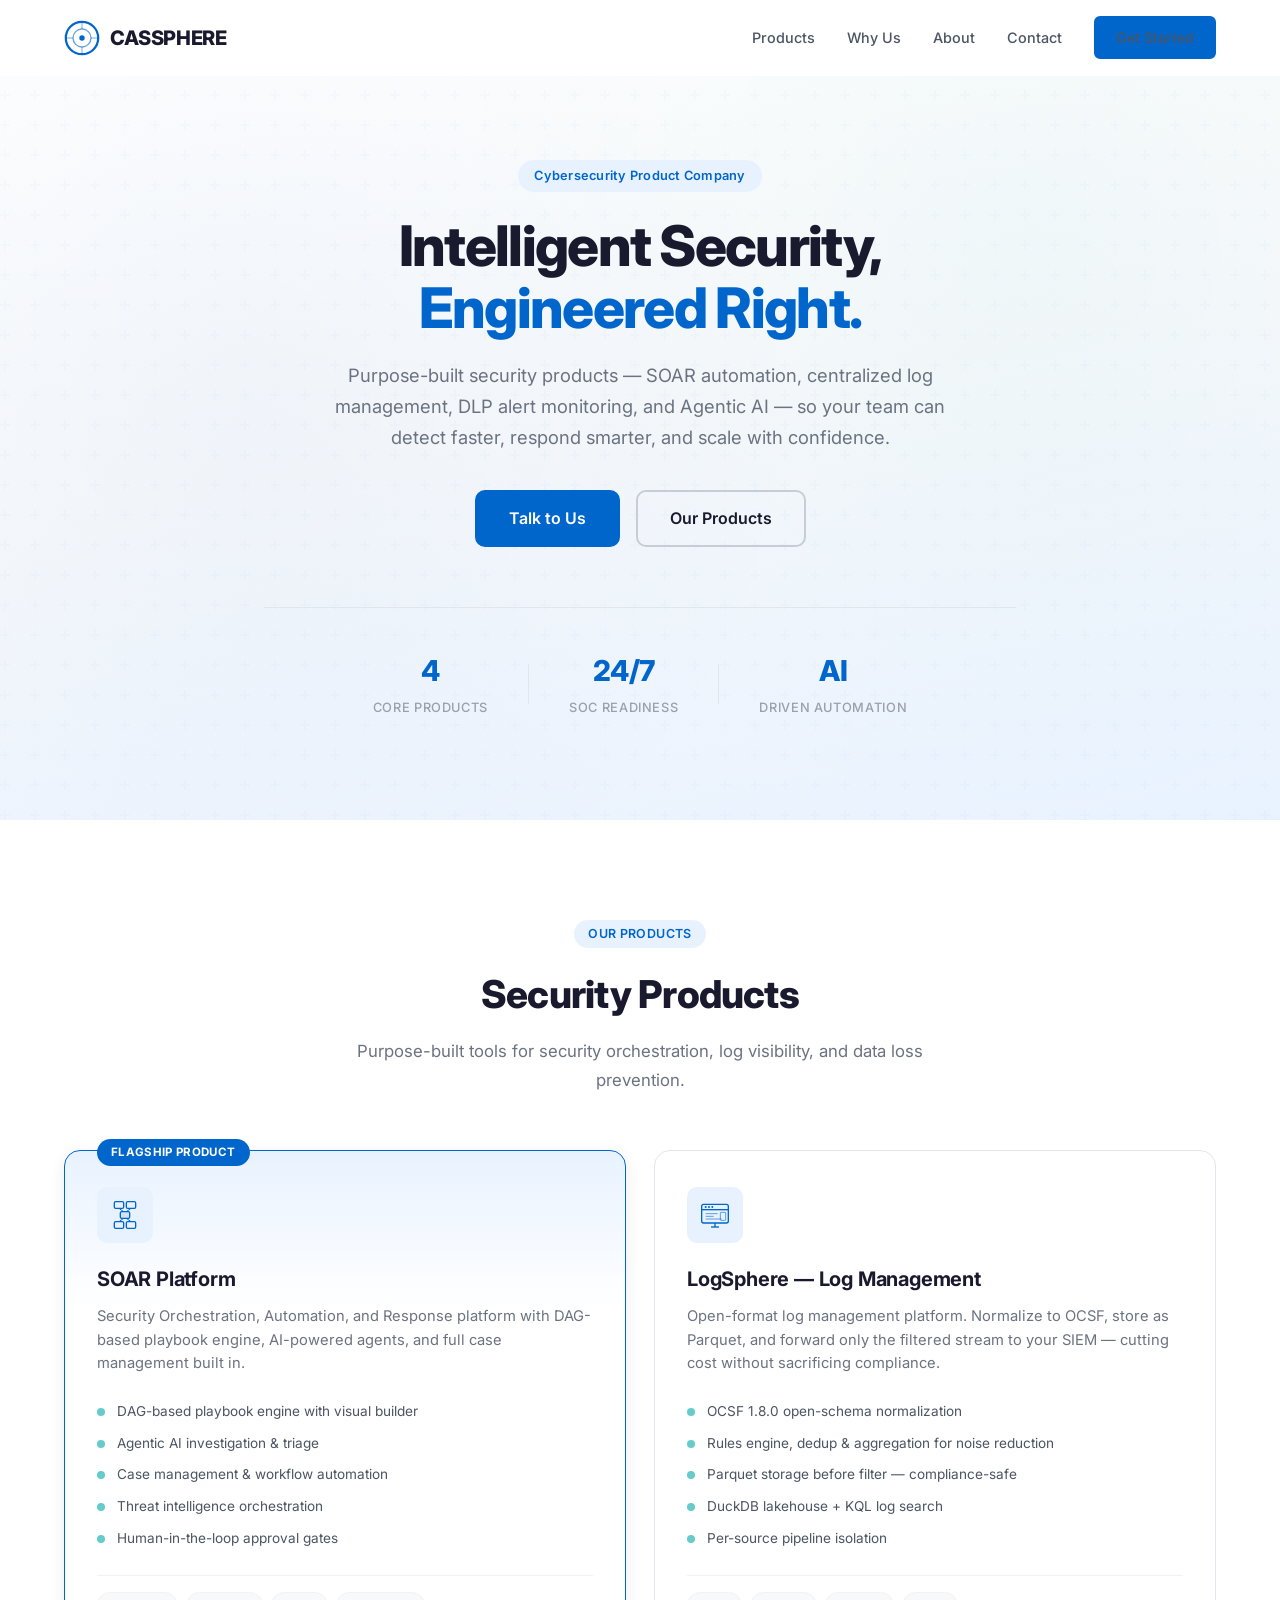
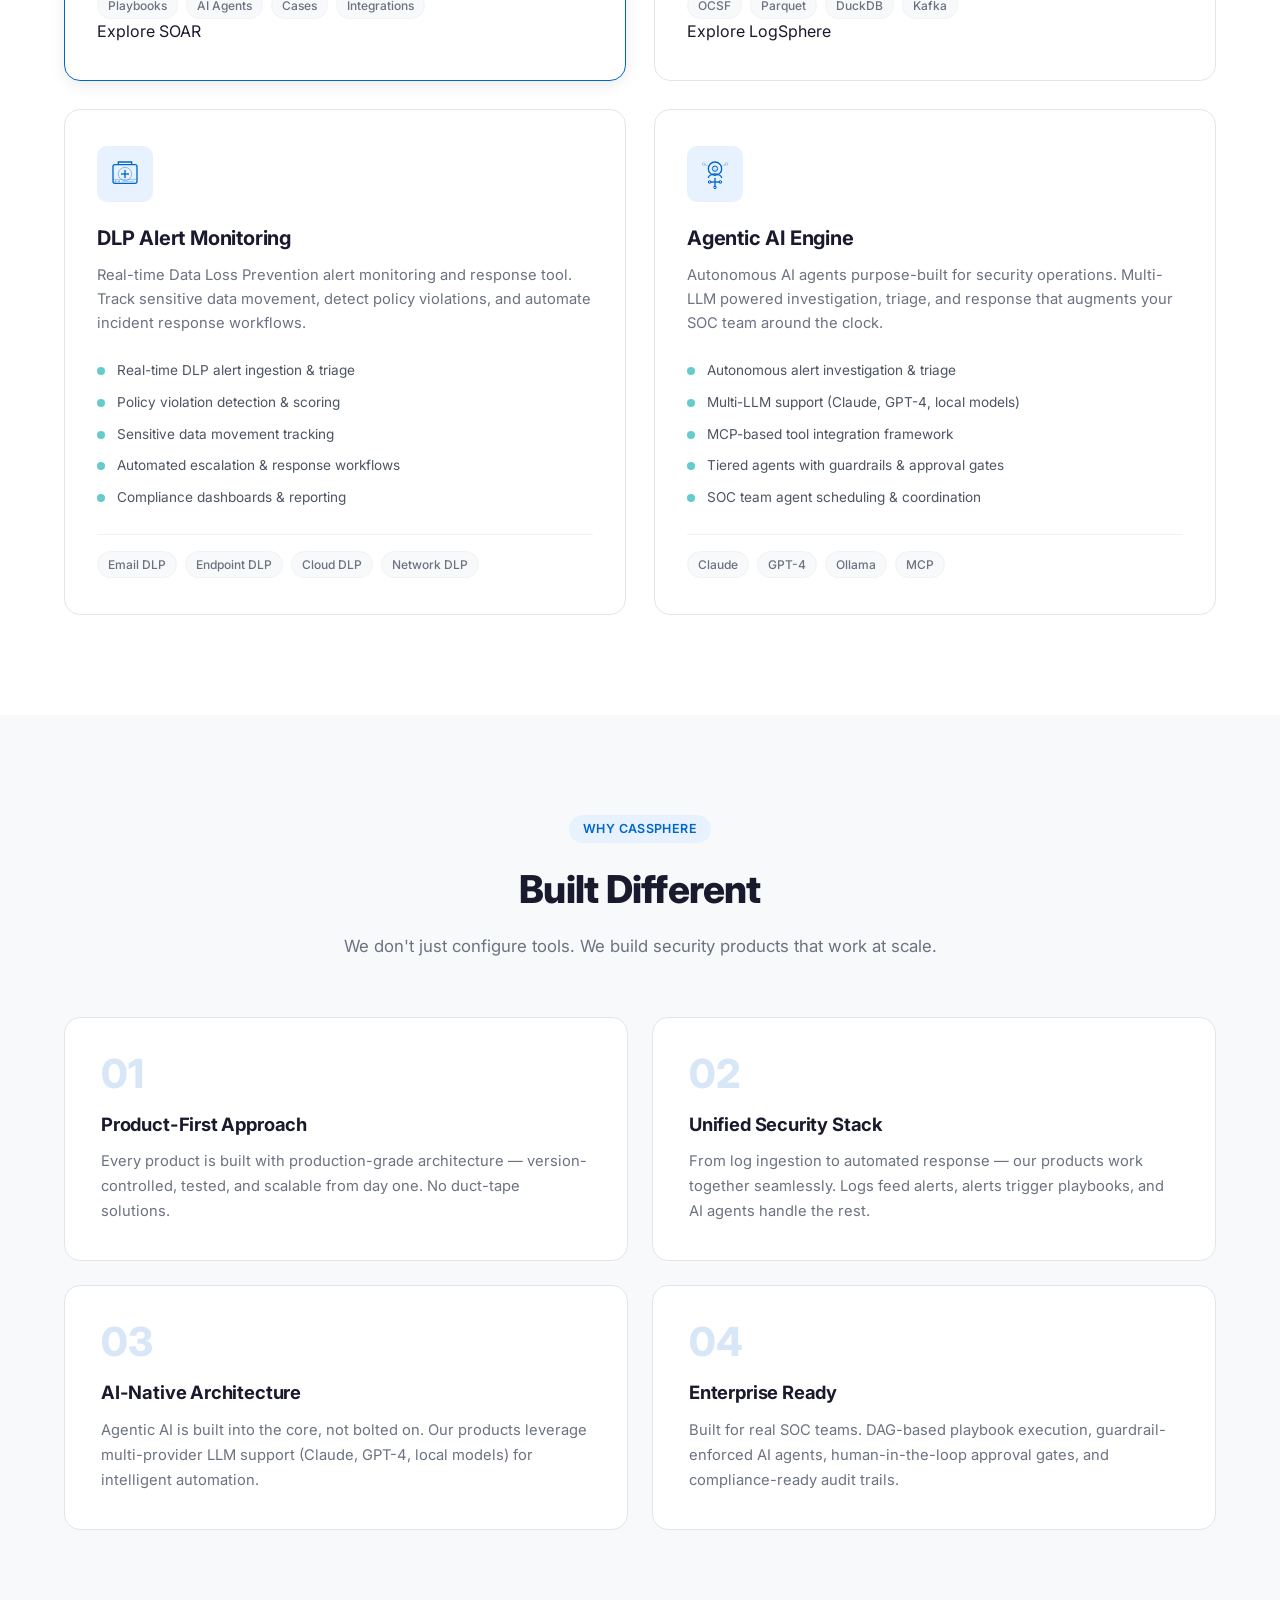
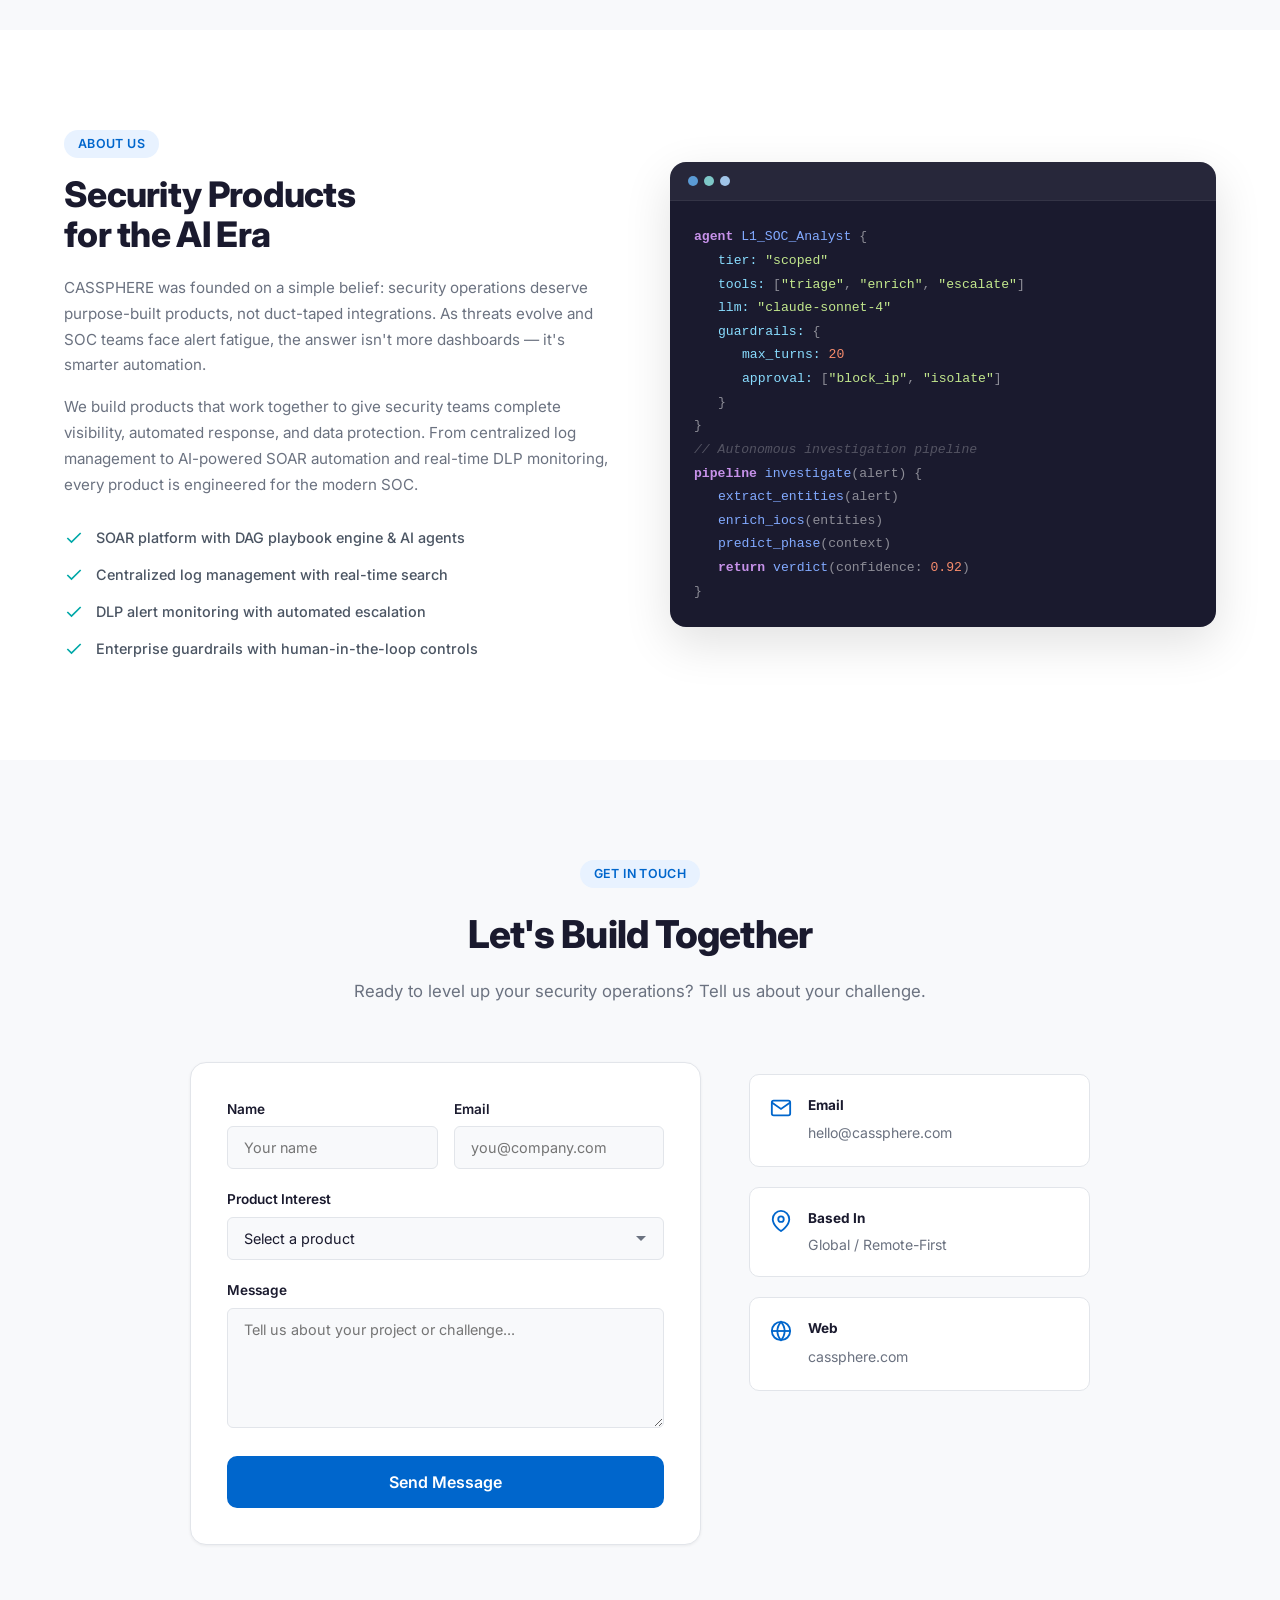
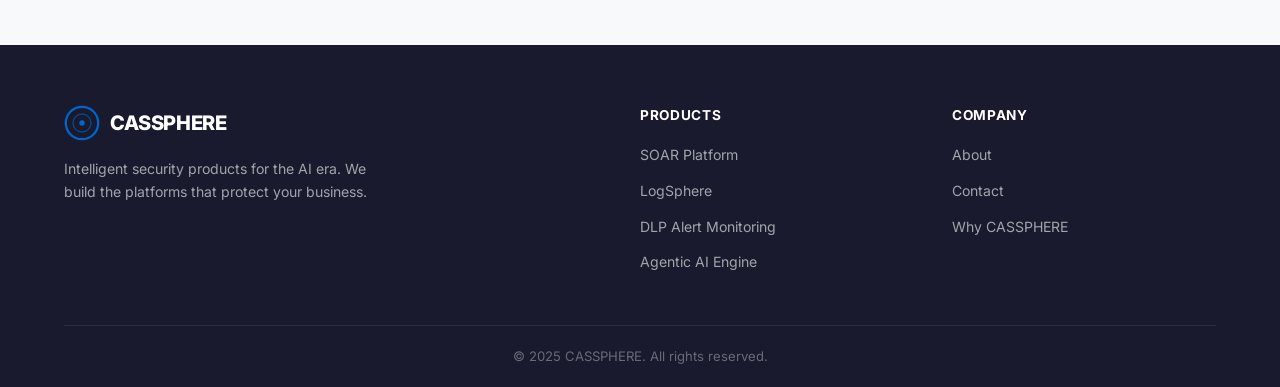
<file: index.html>
<!DOCTYPE html>
<html lang="en">
<head>
    <meta charset="UTF-8">
    <meta name="viewport" content="width=device-width, initial-scale=1.0">
    <meta name="description" content="CASSPHERE - Intelligent security products: SOAR Platform, Log Management, and DLP Alert Monitoring Tool for modern security operations.">
    <meta name="keywords" content="SOAR, Log Management, DLP, Data Loss Prevention, Alert Monitoring, Cybersecurity, Security Operations, SOC">
    <title>CASSPHERE | Intelligent Security Products</title>
    <link rel="preconnect" href="https://fonts.googleapis.com">
    <link rel="preconnect" href="https://fonts.gstatic.com" crossorigin>
    <link href="https://fonts.googleapis.com/css2?family=Inter:wght@300;400;500;600;700;800&display=swap" rel="stylesheet">
    <link rel="stylesheet" href="css/styles.css">
    <link rel="icon" type="image/svg+xml" href="data:image/svg+xml,<svg xmlns='http://www.w3.org/2000/svg' viewBox='0 0 32 32'><circle cx='16' cy='16' r='14' fill='%230066cc'/><text x='16' y='21' text-anchor='middle' fill='white' font-size='14' font-family='Inter,sans-serif' font-weight='700'>C</text></svg>">
</head>
<body>
    <!-- Navigation -->
    <nav class="navbar" id="navbar">
        <div class="container nav-container">
            <a href="#" class="logo">
                <svg class="logo-icon" viewBox="0 0 40 40" fill="none" xmlns="http://www.w3.org/2000/svg">
                    <circle cx="20" cy="20" r="18" stroke="currentColor" stroke-width="2.5"/>
                    <circle cx="20" cy="20" r="10" stroke="currentColor" stroke-width="1.5" opacity="0.6"/>
                    <circle cx="20" cy="20" r="3" fill="currentColor"/>
                    <line x1="20" y1="2" x2="20" y2="10" stroke="currentColor" stroke-width="1.5" opacity="0.4"/>
                    <line x1="20" y1="30" x2="20" y2="38" stroke="currentColor" stroke-width="1.5" opacity="0.4"/>
                    <line x1="2" y1="20" x2="10" y2="20" stroke="currentColor" stroke-width="1.5" opacity="0.4"/>
                    <line x1="30" y1="20" x2="38" y2="20" stroke="currentColor" stroke-width="1.5" opacity="0.4"/>
                </svg>
                <span>CASSPHERE</span>
            </a>
            <button class="nav-toggle" id="navToggle" aria-label="Toggle navigation">
                <span></span>
                <span></span>
                <span></span>
            </button>
            <ul class="nav-links" id="navLinks">
                <li><a href="#products">Products</a></li>
                <li><a href="#why-us">Why Us</a></li>
                <li><a href="#about">About</a></li>
                <li><a href="#contact">Contact</a></li>
                <li><a href="#contact" class="btn btn-nav">Get Started</a></li>
            </ul>
        </div>
    </nav>

    <!-- Hero Section -->
    <section class="hero" id="hero">
        <div class="hero-bg"></div>
        <div class="container hero-content">
            <div class="hero-badge">Cybersecurity Product Company</div>
            <h1>Intelligent Security,<br><span class="text-accent">Engineered Right.</span></h1>
            <p class="hero-subtitle">Purpose-built security products &mdash; SOAR automation, centralized log management, DLP alert monitoring, and Agentic AI &mdash; so your team can detect faster, respond smarter, and scale with confidence.</p>
            <div class="hero-cta">
                <a href="#contact" class="btn btn-primary btn-lg">Talk to Us</a>
                <a href="#products" class="btn btn-outline btn-lg">Our Products</a>
            </div>
            <div class="hero-stats">
                <div class="stat">
                    <span class="stat-number">4</span>
                    <span class="stat-label">Core Products</span>
                </div>
                <div class="stat-divider"></div>
                <div class="stat">
                    <span class="stat-number">24/7</span>
                    <span class="stat-label">SOC Readiness</span>
                </div>
                <div class="stat-divider"></div>
                <div class="stat">
                    <span class="stat-number">AI</span>
                    <span class="stat-label">Driven Automation</span>
                </div>
            </div>
        </div>
    </section>

    <!-- Products Section -->
    <section class="services" id="products">
        <div class="container">
            <div class="section-header">
                <span class="section-tag">Our Products</span>
                <h2>Security Products</h2>
                <p>Purpose-built tools for security orchestration, log visibility, and data loss prevention.</p>
            </div>
            <div class="services-grid">
                <!-- SOAR Platform -->
                <div class="service-card featured" data-animate>
                    <div class="service-badge">Flagship Product</div>
                    <div class="service-icon">
                        <svg viewBox="0 0 48 48" fill="none" xmlns="http://www.w3.org/2000/svg">
                            <rect x="8" y="4" width="14" height="10" rx="2" stroke="currentColor" stroke-width="2"/>
                            <rect x="26" y="4" width="14" height="10" rx="2" stroke="currentColor" stroke-width="2"/>
                            <rect x="8" y="34" width="14" height="10" rx="2" stroke="currentColor" stroke-width="2"/>
                            <rect x="26" y="34" width="14" height="10" rx="2" stroke="currentColor" stroke-width="2"/>
                            <rect x="17" y="19" width="14" height="10" rx="2" stroke="currentColor" stroke-width="2" fill="currentColor" fill-opacity="0.1"/>
                            <line x1="15" y1="14" x2="22" y2="19" stroke="currentColor" stroke-width="1.5"/>
                            <line x1="33" y1="14" x2="26" y2="19" stroke="currentColor" stroke-width="1.5"/>
                            <line x1="22" y1="29" x2="15" y2="34" stroke="currentColor" stroke-width="1.5"/>
                            <line x1="26" y1="29" x2="33" y2="34" stroke="currentColor" stroke-width="1.5"/>
                        </svg>
                    </div>
                    <h3>SOAR Platform</h3>
                    <p>Security Orchestration, Automation, and Response platform with DAG-based playbook engine, AI-powered agents, and full case management built in.</p>
                    <ul class="service-features">
                        <li>DAG-based playbook engine with visual builder</li>
                        <li>Agentic AI investigation &amp; triage</li>
                        <li>Case management &amp; workflow automation</li>
                        <li>Threat intelligence orchestration</li>
                        <li>Human-in-the-loop approval gates</li>
                    </ul>
                    <div class="service-platforms">
                        <span class="platform-tag">Playbooks</span>
                        <span class="platform-tag">AI Agents</span>
                        <span class="platform-tag">Cases</span>
                        <span class="platform-tag">Integrations</span>
                    </div>
                    <a href="soar.html" class="service-card-link">Explore SOAR</a>
                </div>

                <!-- Log Management -->
                <div class="service-card" data-animate>
                    <div class="service-icon">
                        <svg viewBox="0 0 48 48" fill="none" xmlns="http://www.w3.org/2000/svg">
                            <rect x="4" y="8" width="40" height="28" rx="3" stroke="currentColor" stroke-width="2"/>
                            <line x1="4" y1="16" x2="44" y2="16" stroke="currentColor" stroke-width="2"/>
                            <circle cx="10" cy="12" r="1.5" fill="currentColor"/>
                            <circle cx="15" cy="12" r="1.5" fill="currentColor"/>
                            <circle cx="20" cy="12" r="1.5" fill="currentColor"/>
                            <line x1="10" y1="22" x2="28" y2="22" stroke="currentColor" stroke-width="1.5" opacity="0.6"/>
                            <line x1="10" y1="26" x2="22" y2="26" stroke="currentColor" stroke-width="1.5" opacity="0.6"/>
                            <line x1="10" y1="30" x2="34" y2="30" stroke="currentColor" stroke-width="1.5" opacity="0.6"/>
                            <rect x="32" y="20" width="8" height="12" rx="1" stroke="currentColor" stroke-width="1.5" opacity="0.6"/>
                            <line x1="24" y1="36" x2="24" y2="42" stroke="currentColor" stroke-width="2"/>
                            <line x1="18" y1="42" x2="30" y2="42" stroke="currentColor" stroke-width="2"/>
                        </svg>
                    </div>
                    <h3>LogSphere &mdash; Log Management</h3>
                    <p>Open-format log management platform. Normalize to OCSF, store as Parquet, and forward only the filtered stream to your SIEM &mdash; cutting cost without sacrificing compliance.</p>
                    <ul class="service-features">
                        <li>OCSF 1.8.0 open-schema normalization</li>
                        <li>Rules engine, dedup &amp; aggregation for noise reduction</li>
                        <li>Parquet storage before filter &mdash; compliance-safe</li>
                        <li>DuckDB lakehouse + KQL log search</li>
                        <li>Per-source pipeline isolation</li>
                    </ul>
                    <div class="service-platforms">
                        <span class="platform-tag">OCSF</span>
                        <span class="platform-tag">Parquet</span>
                        <span class="platform-tag">DuckDB</span>
                        <span class="platform-tag">Kafka</span>
                    </div>
                    <a href="logsphere.html" class="service-card-link">Explore LogSphere</a>
                </div>

                <!-- DLP Alert Monitoring -->
                <div class="service-card" data-animate>
                    <div class="service-icon">
                        <svg viewBox="0 0 48 48" fill="none" xmlns="http://www.w3.org/2000/svg">
                            <rect x="6" y="10" width="36" height="28" rx="3" stroke="currentColor" stroke-width="2"/>
                            <path d="M24 18 L24 30" stroke="currentColor" stroke-width="2"/>
                            <path d="M18 24 L30 24" stroke="currentColor" stroke-width="2"/>
                            <circle cx="24" cy="24" r="10" stroke="currentColor" stroke-width="1.5" opacity="0.4"/>
                            <path d="M14 10 L14 6 L34 6 L34 10" stroke="currentColor" stroke-width="2"/>
                            <line x1="6" y1="32" x2="42" y2="32" stroke="currentColor" stroke-width="1.5" opacity="0.3"/>
                            <circle cx="10" cy="35" r="1.5" fill="currentColor" opacity="0.5"/>
                            <circle cx="15" cy="35" r="1.5" fill="currentColor" opacity="0.5"/>
                            <line x1="20" y1="35" x2="38" y2="35" stroke="currentColor" stroke-width="1.5" opacity="0.3"/>
                        </svg>
                    </div>
                    <h3>DLP Alert Monitoring</h3>
                    <p>Real-time Data Loss Prevention alert monitoring and response tool. Track sensitive data movement, detect policy violations, and automate incident response workflows.</p>
                    <ul class="service-features">
                        <li>Real-time DLP alert ingestion &amp; triage</li>
                        <li>Policy violation detection &amp; scoring</li>
                        <li>Sensitive data movement tracking</li>
                        <li>Automated escalation &amp; response workflows</li>
                        <li>Compliance dashboards &amp; reporting</li>
                    </ul>
                    <div class="service-platforms">
                        <span class="platform-tag">Email DLP</span>
                        <span class="platform-tag">Endpoint DLP</span>
                        <span class="platform-tag">Cloud DLP</span>
                        <span class="platform-tag">Network DLP</span>
                    </div>
                </div>

                <!-- Agentic AI Engine -->
                <div class="service-card" data-animate>
                    <div class="service-icon">
                        <svg viewBox="0 0 48 48" fill="none" xmlns="http://www.w3.org/2000/svg">
                            <circle cx="24" cy="16" r="10" stroke="currentColor" stroke-width="2"/>
                            <circle cx="24" cy="16" r="4" stroke="currentColor" stroke-width="1.5" fill="currentColor" fill-opacity="0.1"/>
                            <path d="M14 30 C14 26, 20 24, 24 24 C28 24, 34 26, 34 30" stroke="currentColor" stroke-width="2" fill="none"/>
                            <line x1="24" y1="30" x2="24" y2="44" stroke="currentColor" stroke-width="2"/>
                            <line x1="16" y1="36" x2="32" y2="36" stroke="currentColor" stroke-width="2"/>
                            <circle cx="16" cy="36" r="2" stroke="currentColor" stroke-width="1.5"/>
                            <circle cx="32" cy="36" r="2" stroke="currentColor" stroke-width="1.5"/>
                            <circle cx="24" cy="44" r="2" stroke="currentColor" stroke-width="1.5"/>
                            <line x1="8" y1="10" x2="14" y2="12" stroke="currentColor" stroke-width="1" opacity="0.4"/>
                            <line x1="40" y1="10" x2="34" y2="12" stroke="currentColor" stroke-width="1" opacity="0.4"/>
                            <circle cx="7" cy="9" r="2" stroke="currentColor" stroke-width="1" opacity="0.4"/>
                            <circle cx="41" cy="9" r="2" stroke="currentColor" stroke-width="1" opacity="0.4"/>
                        </svg>
                    </div>
                    <h3>Agentic AI Engine</h3>
                    <p>Autonomous AI agents purpose-built for security operations. Multi-LLM powered investigation, triage, and response that augments your SOC team around the clock.</p>
                    <ul class="service-features">
                        <li>Autonomous alert investigation &amp; triage</li>
                        <li>Multi-LLM support (Claude, GPT-4, local models)</li>
                        <li>MCP-based tool integration framework</li>
                        <li>Tiered agents with guardrails &amp; approval gates</li>
                        <li>SOC team agent scheduling &amp; coordination</li>
                    </ul>
                    <div class="service-platforms">
                        <span class="platform-tag">Claude</span>
                        <span class="platform-tag">GPT-4</span>
                        <span class="platform-tag">Ollama</span>
                        <span class="platform-tag">MCP</span>
                    </div>
                </div>
            </div>
        </div>
    </section>

    <!-- Why Us Section -->
    <section class="why-us" id="why-us">
        <div class="container">
            <div class="section-header">
                <span class="section-tag">Why CASSPHERE</span>
                <h2>Built Different</h2>
                <p>We don't just configure tools. We build security products that work at scale.</p>
            </div>
            <div class="features-grid">
                <div class="feature-card" data-animate>
                    <div class="feature-number">01</div>
                    <h3>Product-First Approach</h3>
                    <p>Every product is built with production-grade architecture &mdash; version-controlled, tested, and scalable from day one. No duct-tape solutions.</p>
                </div>
                <div class="feature-card" data-animate>
                    <div class="feature-number">02</div>
                    <h3>Unified Security Stack</h3>
                    <p>From log ingestion to automated response &mdash; our products work together seamlessly. Logs feed alerts, alerts trigger playbooks, and AI agents handle the rest.</p>
                </div>
                <div class="feature-card" data-animate>
                    <div class="feature-number">03</div>
                    <h3>AI-Native Architecture</h3>
                    <p>Agentic AI is built into the core, not bolted on. Our products leverage multi-provider LLM support (Claude, GPT-4, local models) for intelligent automation.</p>
                </div>
                <div class="feature-card" data-animate>
                    <div class="feature-number">04</div>
                    <h3>Enterprise Ready</h3>
                    <p>Built for real SOC teams. DAG-based playbook execution, guardrail-enforced AI agents, human-in-the-loop approval gates, and compliance-ready audit trails.</p>
                </div>
            </div>
        </div>
    </section>

    <!-- About Section -->
    <section class="about" id="about">
        <div class="container">
            <div class="about-grid">
                <div class="about-content" data-animate>
                    <span class="section-tag">About Us</span>
                    <h2>Security Products<br>for the AI Era</h2>
                    <p>CASSPHERE was founded on a simple belief: security operations deserve purpose-built products, not duct-taped integrations. As threats evolve and SOC teams face alert fatigue, the answer isn't more dashboards &mdash; it's smarter automation.</p>
                    <p>We build products that work together to give security teams complete visibility, automated response, and data protection. From centralized log management to AI-powered SOAR automation and real-time DLP monitoring, every product is engineered for the modern SOC.</p>
                    <div class="about-highlights">
                        <div class="highlight">
                            <svg viewBox="0 0 24 24" fill="none" stroke="currentColor" stroke-width="2"><polyline points="20 6 9 17 4 12"/></svg>
                            <span>SOAR platform with DAG playbook engine &amp; AI agents</span>
                        </div>
                        <div class="highlight">
                            <svg viewBox="0 0 24 24" fill="none" stroke="currentColor" stroke-width="2"><polyline points="20 6 9 17 4 12"/></svg>
                            <span>Centralized log management with real-time search</span>
                        </div>
                        <div class="highlight">
                            <svg viewBox="0 0 24 24" fill="none" stroke="currentColor" stroke-width="2"><polyline points="20 6 9 17 4 12"/></svg>
                            <span>DLP alert monitoring with automated escalation</span>
                        </div>
                        <div class="highlight">
                            <svg viewBox="0 0 24 24" fill="none" stroke="currentColor" stroke-width="2"><polyline points="20 6 9 17 4 12"/></svg>
                            <span>Enterprise guardrails with human-in-the-loop controls</span>
                        </div>
                    </div>
                </div>
                <div class="about-visual" data-animate>
                    <div class="visual-card">
                        <div class="visual-header">
                            <span class="visual-dot"></span>
                            <span class="visual-dot"></span>
                            <span class="visual-dot"></span>
                        </div>
                        <div class="visual-content">
                            <div class="visual-line"><span class="v-keyword">agent</span> <span class="v-name">L1_SOC_Analyst</span> {</div>
                            <div class="visual-line indent"><span class="v-prop">tier:</span> <span class="v-string">"scoped"</span></div>
                            <div class="visual-line indent"><span class="v-prop">tools:</span> [<span class="v-string">"triage"</span>, <span class="v-string">"enrich"</span>, <span class="v-string">"escalate"</span>]</div>
                            <div class="visual-line indent"><span class="v-prop">llm:</span> <span class="v-string">"claude-sonnet-4"</span></div>
                            <div class="visual-line indent"><span class="v-prop">guardrails:</span> {</div>
                            <div class="visual-line indent2"><span class="v-prop">max_turns:</span> <span class="v-num">20</span></div>
                            <div class="visual-line indent2"><span class="v-prop">approval:</span> [<span class="v-string">"block_ip"</span>, <span class="v-string">"isolate"</span>]</div>
                            <div class="visual-line indent">}</div>
                            <div class="visual-line">}</div>
                            <div class="visual-line"></div>
                            <div class="visual-line"><span class="v-comment">// Autonomous investigation pipeline</span></div>
                            <div class="visual-line"><span class="v-keyword">pipeline</span> <span class="v-name">investigate</span>(alert) {</div>
                            <div class="visual-line indent"><span class="v-fn">extract_entities</span>(alert)</div>
                            <div class="visual-line indent"><span class="v-fn">enrich_iocs</span>(entities)</div>
                            <div class="visual-line indent"><span class="v-fn">predict_phase</span>(context)</div>
                            <div class="visual-line indent"><span class="v-keyword">return</span> <span class="v-fn">verdict</span>(confidence: <span class="v-num">0.92</span>)</div>
                            <div class="visual-line">}</div>
                        </div>
                    </div>
                </div>
            </div>
        </div>
    </section>

    <!-- Contact Section -->
    <section class="contact" id="contact">
        <div class="container">
            <div class="section-header">
                <span class="section-tag">Get In Touch</span>
                <h2>Let's Build Together</h2>
                <p>Ready to level up your security operations? Tell us about your challenge.</p>
            </div>
            <div class="contact-grid">
                <form class="contact-form" id="contactForm" data-animate>
                    <div class="form-row">
                        <div class="form-group">
                            <label for="name">Name</label>
                            <input type="text" id="name" name="name" placeholder="Your name" required>
                        </div>
                        <div class="form-group">
                            <label for="email">Email</label>
                            <input type="email" id="email" name="email" placeholder="you@company.com" required>
                        </div>
                    </div>
                    <div class="form-group">
                        <label for="service">Product Interest</label>
                        <select id="service" name="service">
                            <option value="">Select a product</option>
                            <option value="soar">SOAR Platform</option>
                            <option value="logs">LogSphere (Log Management)</option>
                            <option value="dlp">DLP Alert Monitoring</option>
                            <option value="ai">Agentic AI Engine</option>
                            <option value="all">All Products</option>
                        </select>
                    </div>
                    <div class="form-group">
                        <label for="message">Message</label>
                        <textarea id="message" name="message" rows="5" placeholder="Tell us about your project or challenge..."></textarea>
                    </div>
                    <button type="submit" class="btn btn-primary btn-lg btn-full">Send Message</button>
                </form>
                <div class="contact-info" data-animate>
                    <div class="info-card">
                        <svg viewBox="0 0 24 24" fill="none" stroke="currentColor" stroke-width="2"><path d="M4 4h16c1.1 0 2 .9 2 2v12c0 1.1-.9 2-2 2H4c-1.1 0-2-.9-2-2V6c0-1.1.9-2 2-2z"/><polyline points="22,6 12,13 2,6"/></svg>
                        <div>
                            <h4>Email</h4>
                            <a href="mailto:hello@cassphere.com">hello@cassphere.com</a>
                        </div>
                    </div>
                    <div class="info-card">
                        <svg viewBox="0 0 24 24" fill="none" stroke="currentColor" stroke-width="2"><path d="M21 10c0 7-9 13-9 13s-9-6-9-13a9 9 0 0 1 18 0z"/><circle cx="12" cy="10" r="3"/></svg>
                        <div>
                            <h4>Based In</h4>
                            <p>Global / Remote-First</p>
                        </div>
                    </div>
                    <div class="info-card">
                        <svg viewBox="0 0 24 24" fill="none" stroke="currentColor" stroke-width="2"><circle cx="12" cy="12" r="10"/><line x1="2" y1="12" x2="22" y2="12"/><path d="M12 2a15.3 15.3 0 0 1 4 10 15.3 15.3 0 0 1-4 10 15.3 15.3 0 0 1-4-10 15.3 15.3 0 0 1 4-10z"/></svg>
                        <div>
                            <h4>Web</h4>
                            <a href="https://cassphere.com">cassphere.com</a>
                        </div>
                    </div>
                </div>
            </div>
        </div>
    </section>

    <!-- Footer -->
    <footer class="footer">
        <div class="container">
            <div class="footer-grid">
                <div class="footer-brand">
                    <a href="#" class="logo">
                        <svg class="logo-icon" viewBox="0 0 40 40" fill="none" xmlns="http://www.w3.org/2000/svg">
                            <circle cx="20" cy="20" r="18" stroke="currentColor" stroke-width="2.5"/>
                            <circle cx="20" cy="20" r="10" stroke="currentColor" stroke-width="1.5" opacity="0.6"/>
                            <circle cx="20" cy="20" r="3" fill="currentColor"/>
                        </svg>
                        <span>CASSPHERE</span>
                    </a>
                    <p>Intelligent security products for the AI era. We build the platforms that protect your business.</p>
                </div>
                <div class="footer-links">
                    <h4>Products</h4>
                    <ul>
                        <li><a href="soar.html">SOAR Platform</a></li>
                        <li><a href="logsphere.html">LogSphere</a></li>
                        <li><a href="#products">DLP Alert Monitoring</a></li>
                        <li><a href="#products">Agentic AI Engine</a></li>
                    </ul>
                </div>
                <div class="footer-links">
                    <h4>Company</h4>
                    <ul>
                        <li><a href="#about">About</a></li>
                        <li><a href="#contact">Contact</a></li>
                        <li><a href="#why-us">Why CASSPHERE</a></li>
                    </ul>
                </div>
            </div>
            <div class="footer-bottom">
                <p>&copy; 2025 CASSPHERE. All rights reserved.</p>
            </div>
        </div>
    </footer>

    <script src="js/main.js"></script>
</body>
</html>
</file>
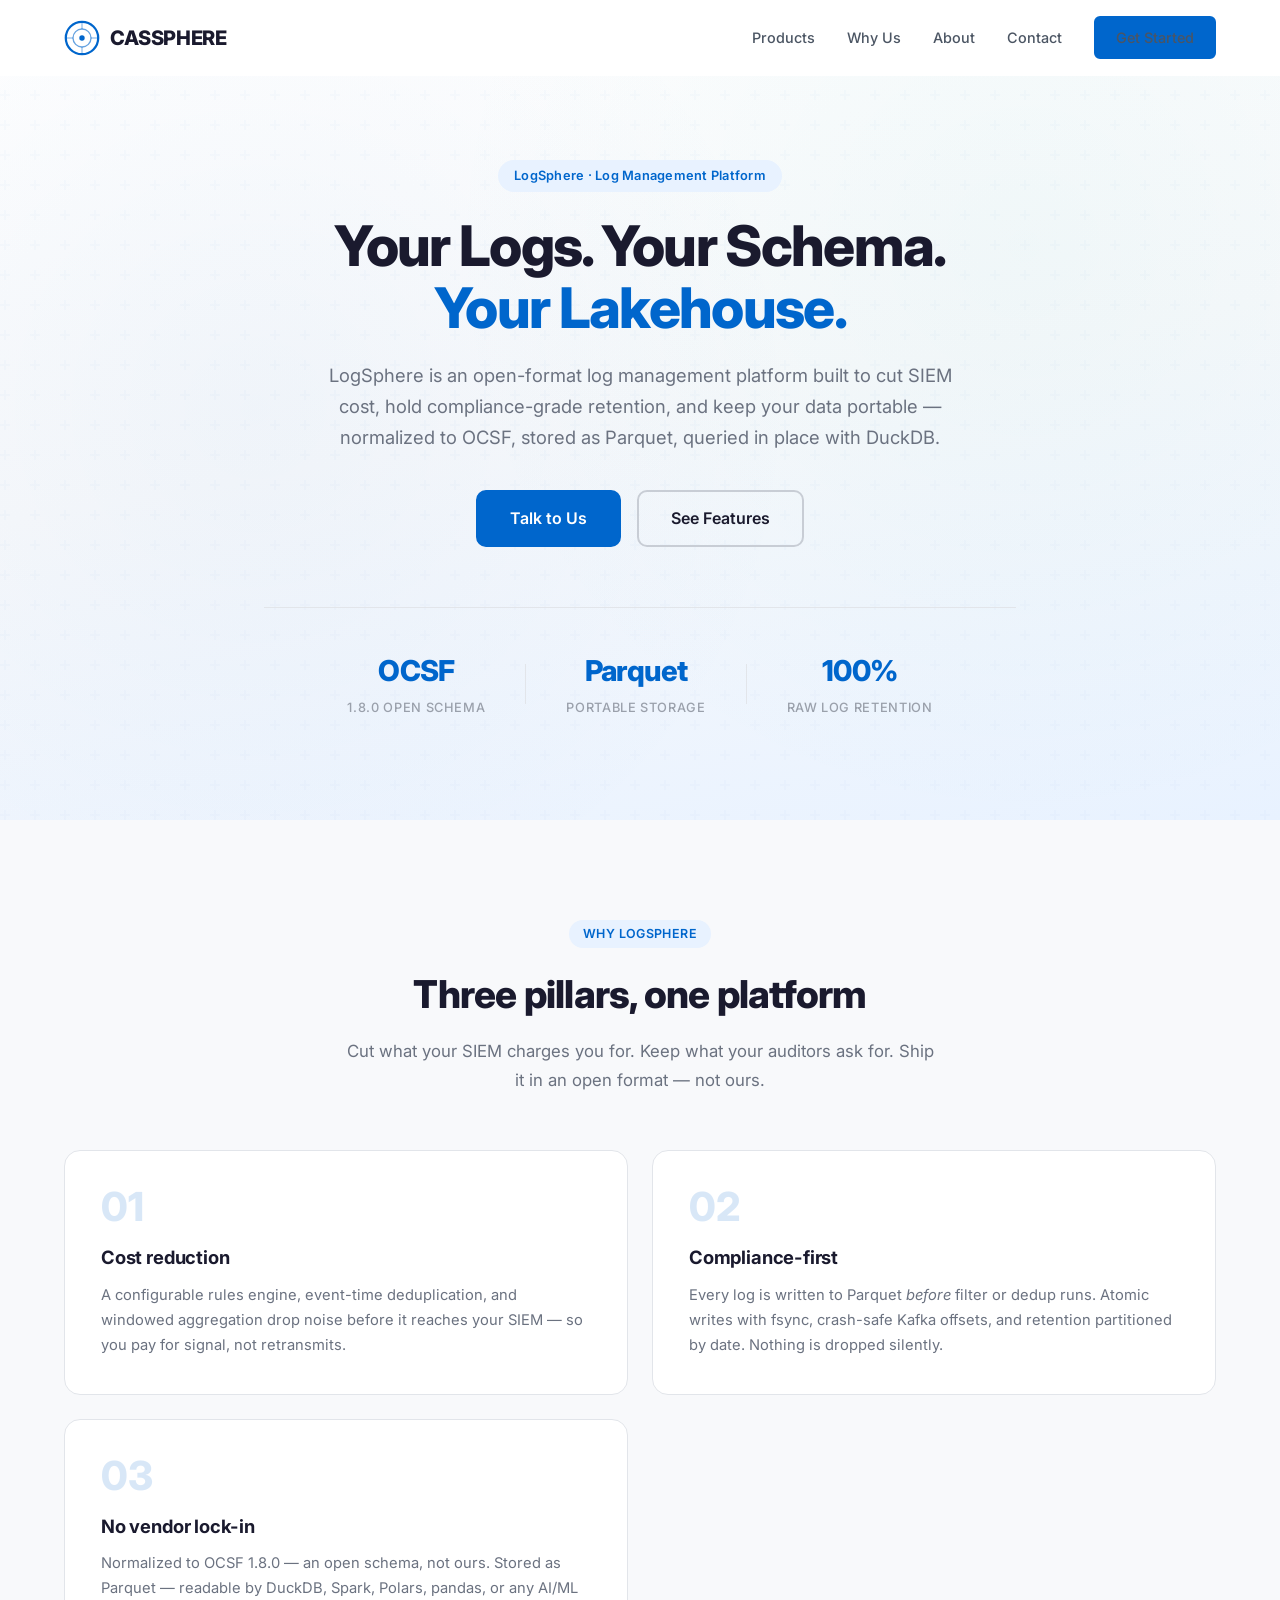
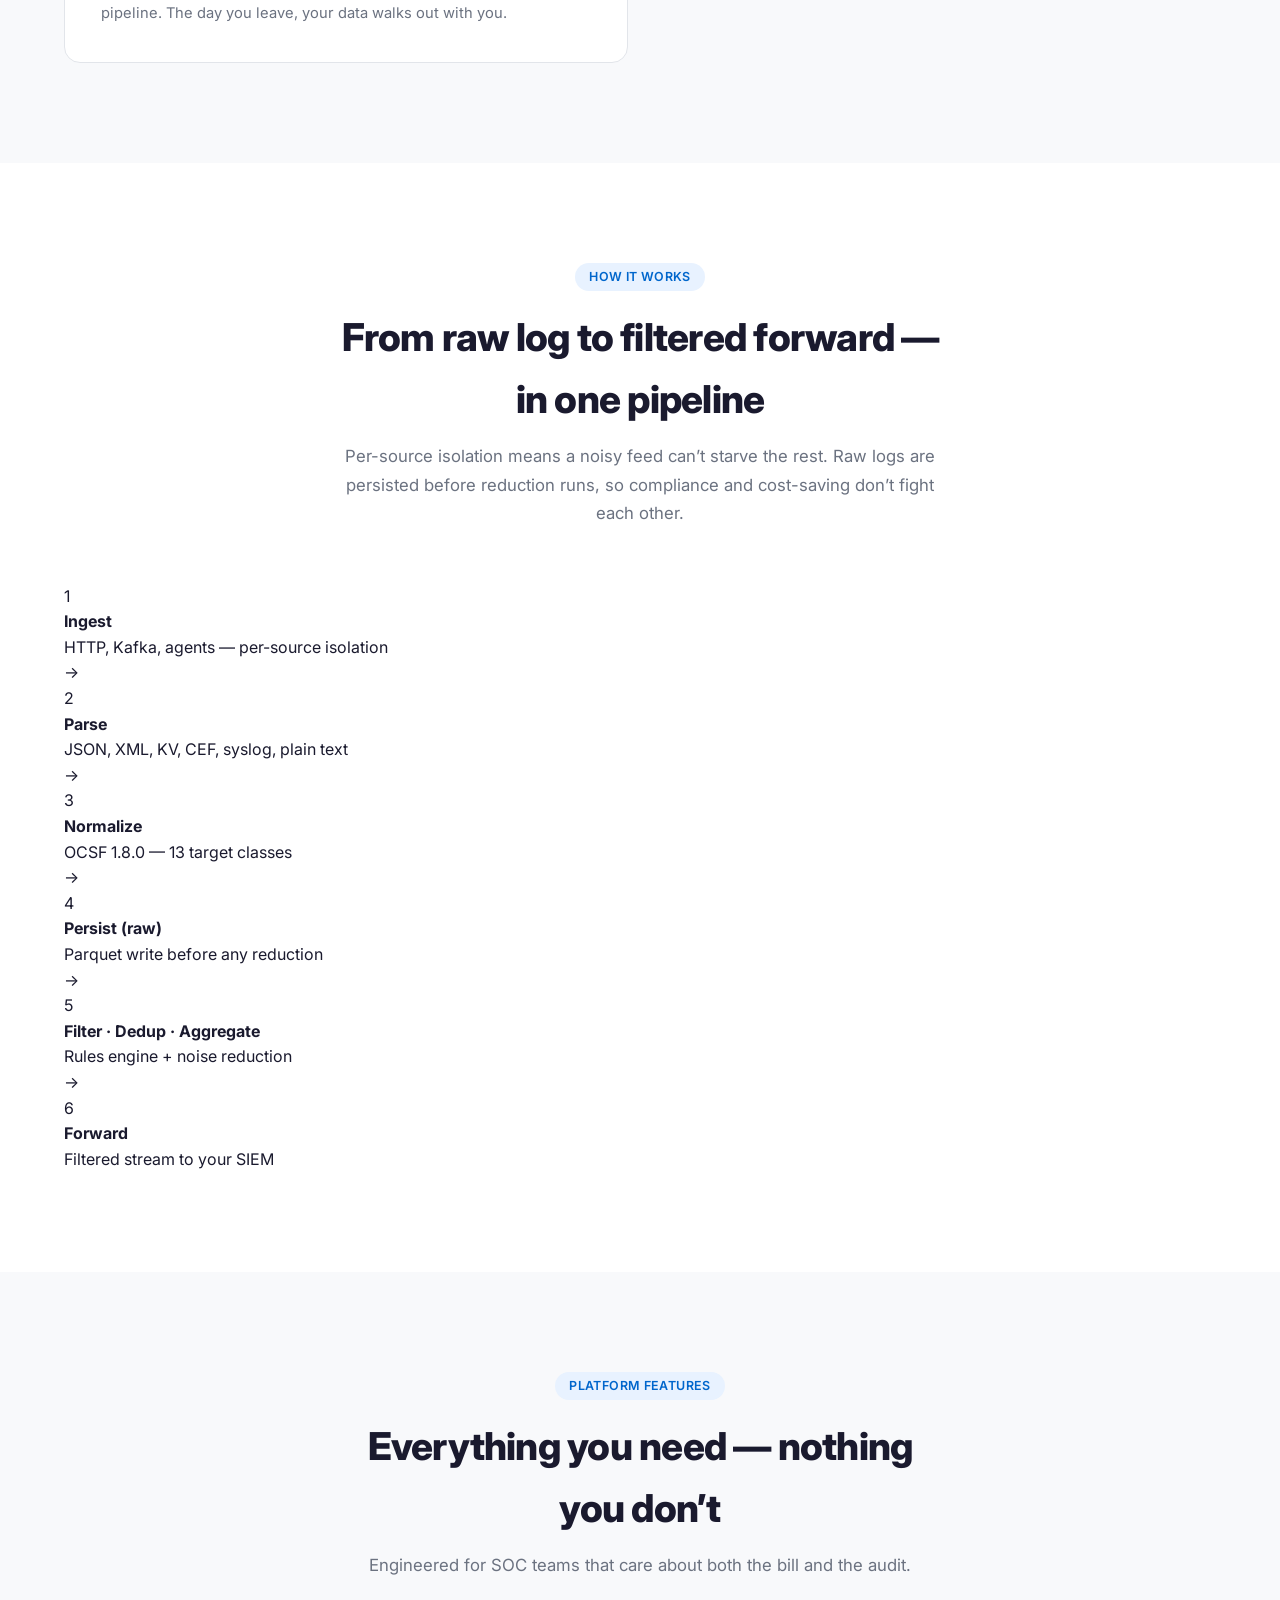
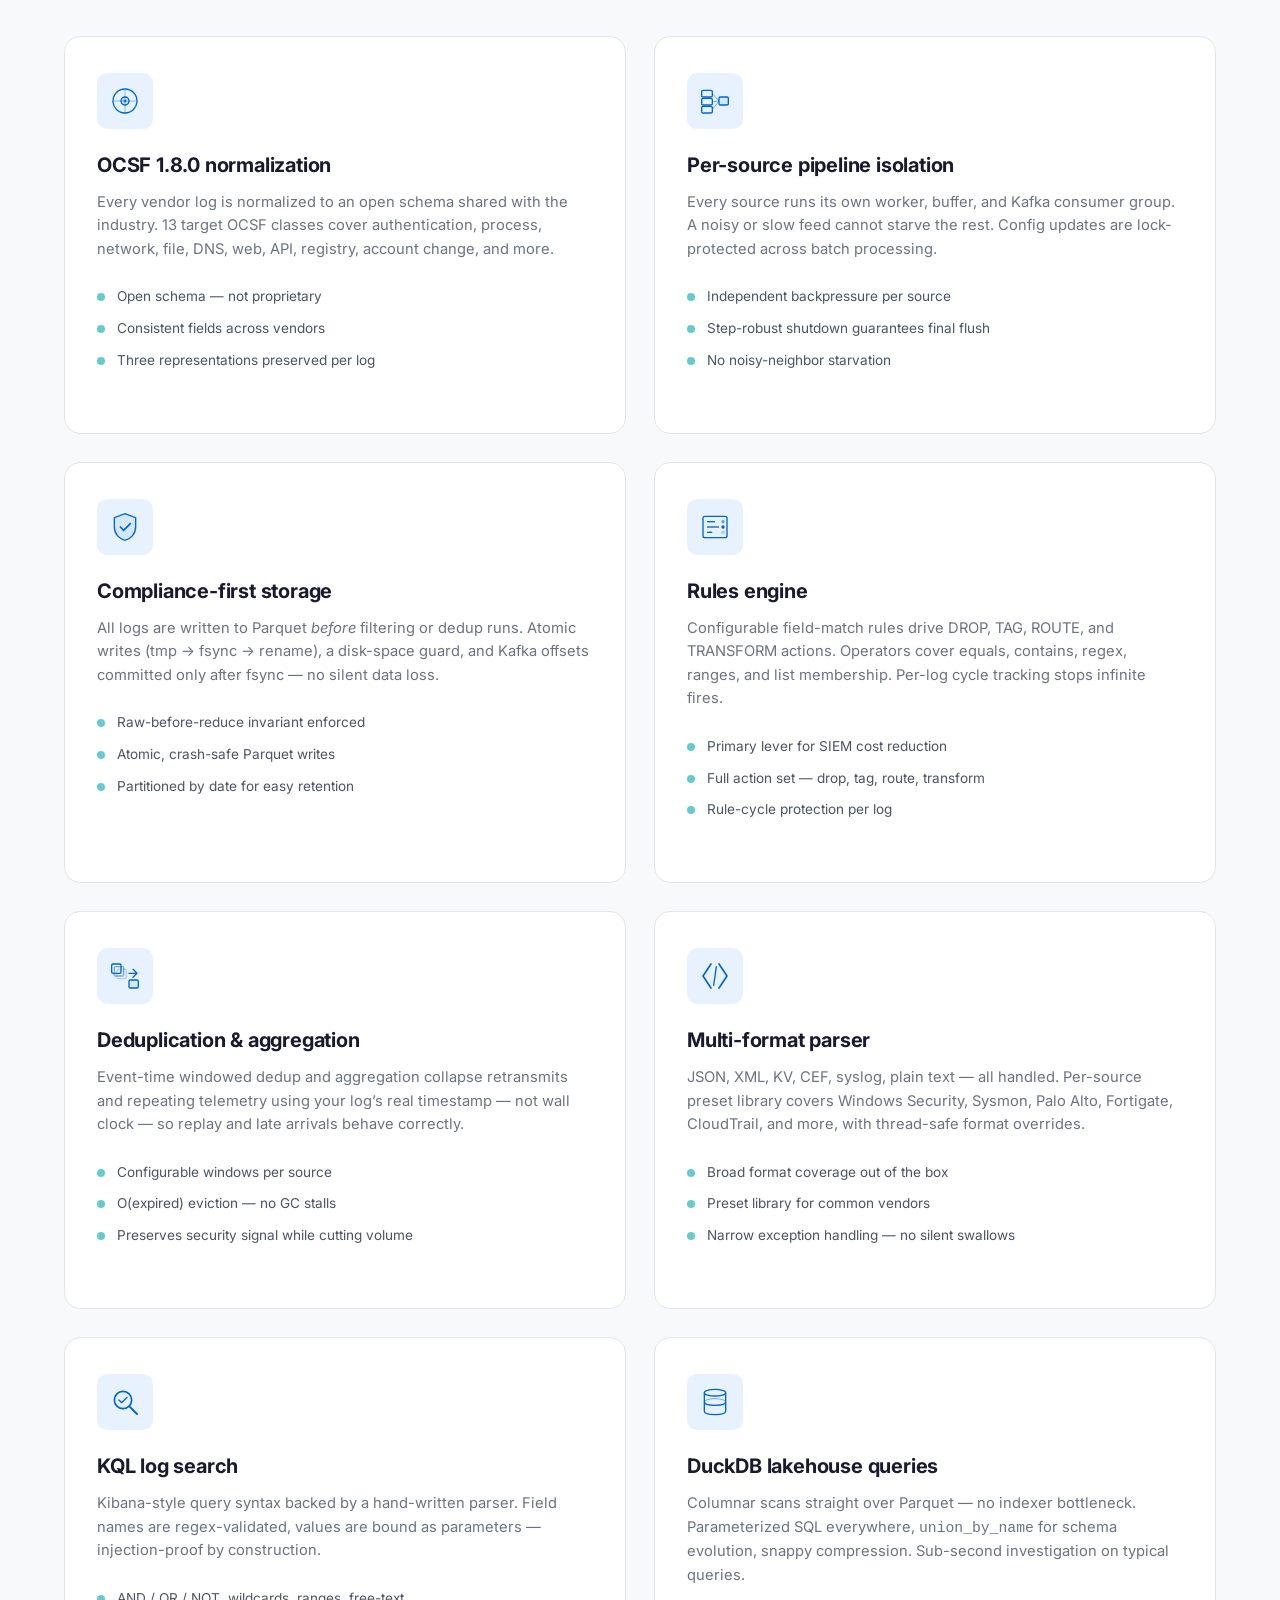
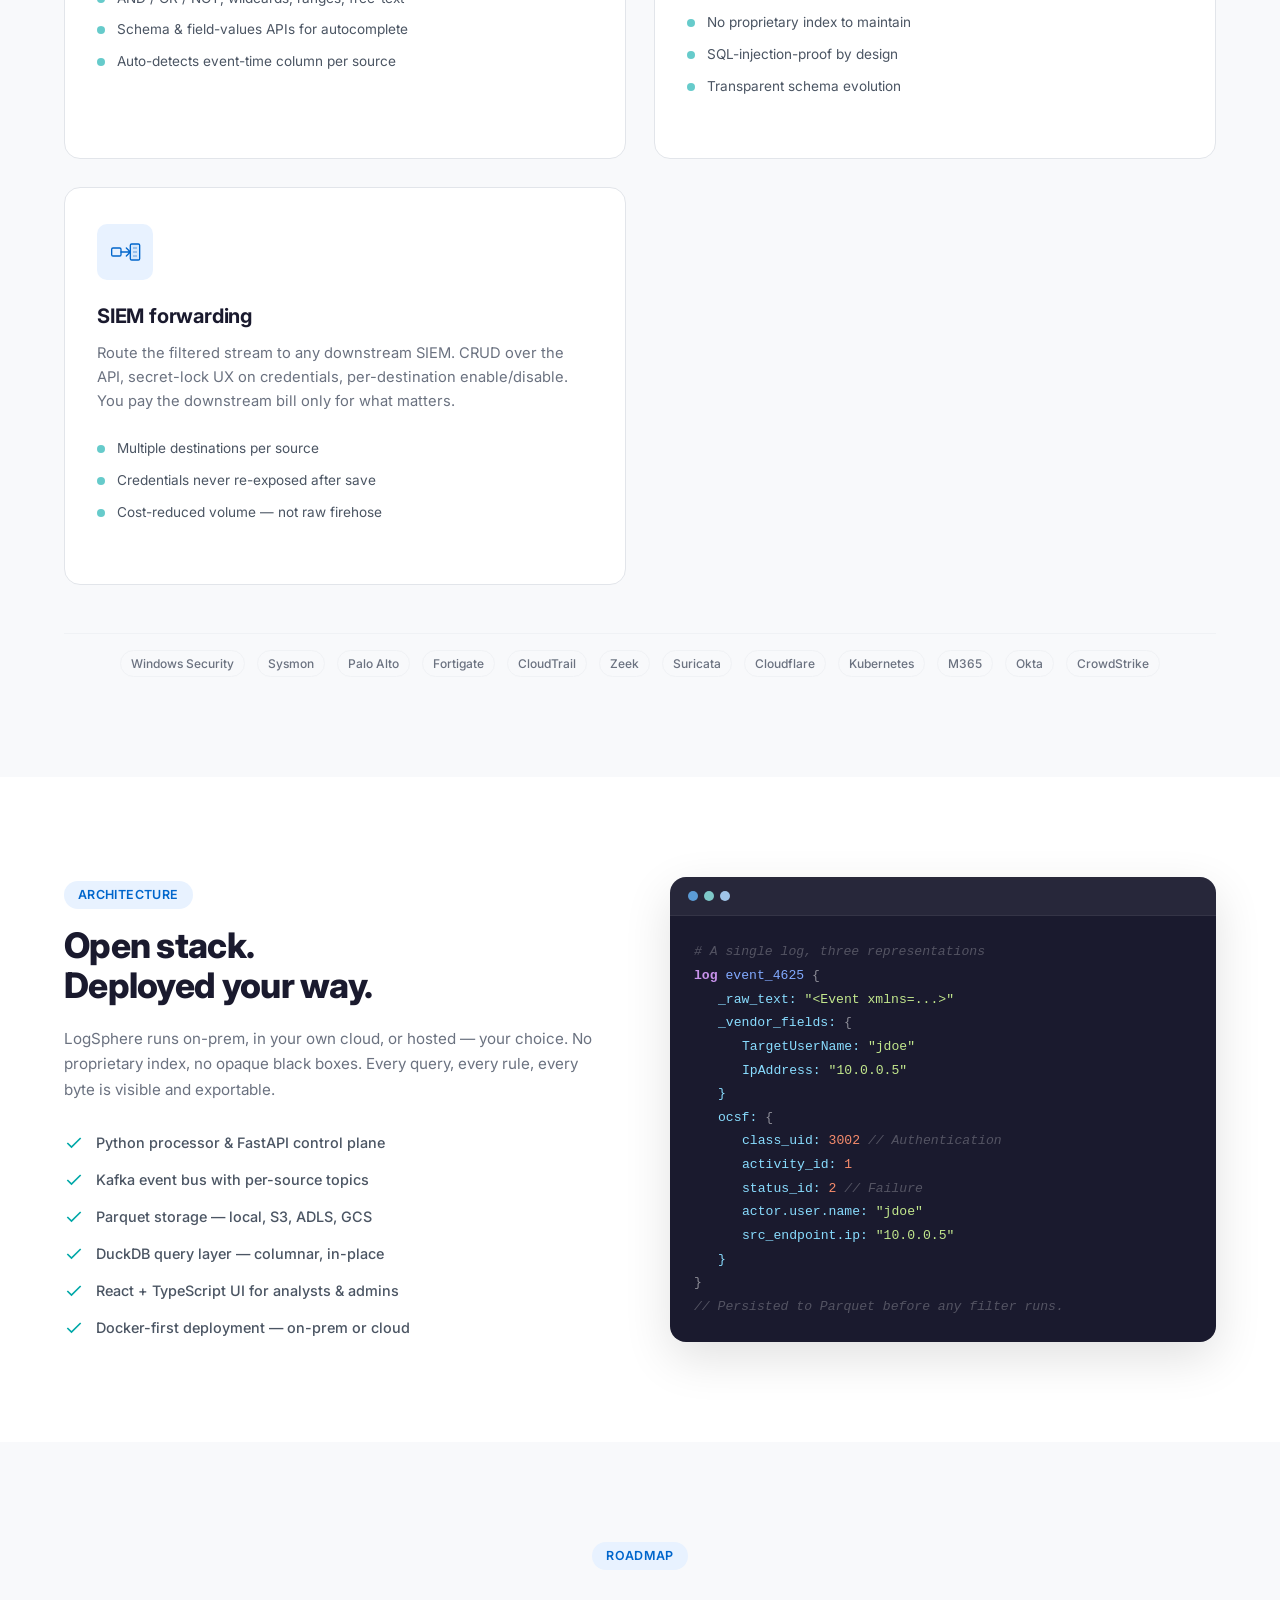
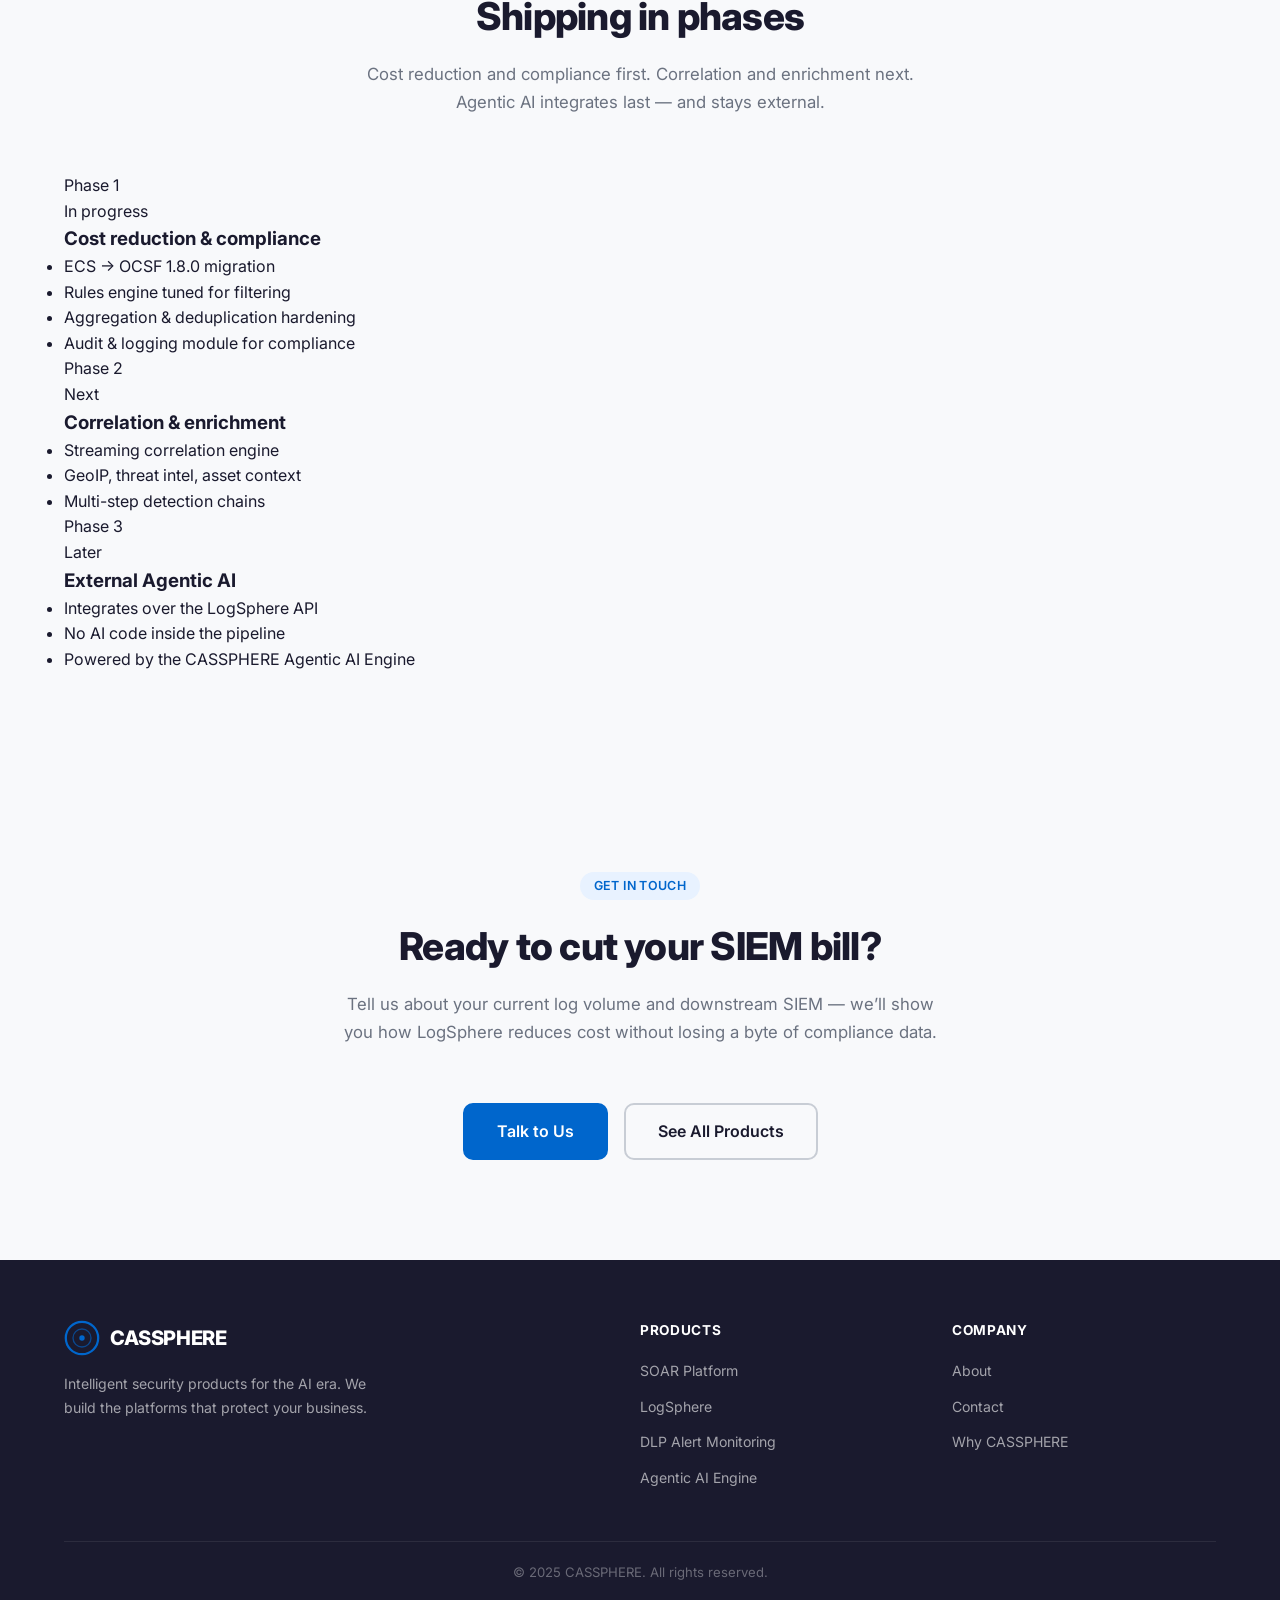
<file: logsphere.html>
<!DOCTYPE html>
<html lang="en">
<head>
    <meta charset="UTF-8">
    <meta name="viewport" content="width=device-width, initial-scale=1.0">
    <meta name="description" content="LogSphere — open-format log management and compliance lakehouse. Filter noise before your SIEM, store everything in OCSF + Parquet, keep your data truly yours.">
    <meta name="keywords" content="LogSphere, Log Management, SIEM, OCSF, Parquet, DuckDB, Compliance Logging, SOC, Data Lake, KQL">
    <title>LogSphere | CASSPHERE — Open-format log management &amp; compliance lakehouse</title>
    <link rel="preconnect" href="https://fonts.googleapis.com">
    <link rel="preconnect" href="https://fonts.gstatic.com" crossorigin>
    <link href="https://fonts.googleapis.com/css2?family=Inter:wght@300;400;500;600;700;800&display=swap" rel="stylesheet">
    <link rel="stylesheet" href="css/styles.css">
    <link rel="icon" type="image/svg+xml" href="data:image/svg+xml,<svg xmlns='http://www.w3.org/2000/svg' viewBox='0 0 32 32'><circle cx='16' cy='16' r='14' fill='%230066cc'/><text x='16' y='21' text-anchor='middle' fill='white' font-size='14' font-family='Inter,sans-serif' font-weight='700'>C</text></svg>">
</head>
<body>
    <!-- Navigation -->
    <nav class="navbar" id="navbar">
        <div class="container nav-container">
            <a href="index.html" class="logo">
                <svg class="logo-icon" viewBox="0 0 40 40" fill="none" xmlns="http://www.w3.org/2000/svg">
                    <circle cx="20" cy="20" r="18" stroke="currentColor" stroke-width="2.5"/>
                    <circle cx="20" cy="20" r="10" stroke="currentColor" stroke-width="1.5" opacity="0.6"/>
                    <circle cx="20" cy="20" r="3" fill="currentColor"/>
                    <line x1="20" y1="2" x2="20" y2="10" stroke="currentColor" stroke-width="1.5" opacity="0.4"/>
                    <line x1="20" y1="30" x2="20" y2="38" stroke="currentColor" stroke-width="1.5" opacity="0.4"/>
                    <line x1="2" y1="20" x2="10" y2="20" stroke="currentColor" stroke-width="1.5" opacity="0.4"/>
                    <line x1="30" y1="20" x2="38" y2="20" stroke="currentColor" stroke-width="1.5" opacity="0.4"/>
                </svg>
                <span>CASSPHERE</span>
            </a>
            <button class="nav-toggle" id="navToggle" aria-label="Toggle navigation">
                <span></span>
                <span></span>
                <span></span>
            </button>
            <ul class="nav-links" id="navLinks">
                <li><a href="index.html#products">Products</a></li>
                <li><a href="index.html#why-us">Why Us</a></li>
                <li><a href="index.html#about">About</a></li>
                <li><a href="index.html#contact">Contact</a></li>
                <li><a href="index.html#contact" class="btn btn-nav">Get Started</a></li>
            </ul>
        </div>
    </nav>

    <!-- Hero Section -->
    <section class="hero ls-hero" id="hero">
        <div class="hero-bg"></div>
        <div class="container hero-content">
            <div class="hero-badge">LogSphere &middot; Log Management Platform</div>
            <h1>Your Logs. Your Schema.<br><span class="text-accent">Your Lakehouse.</span></h1>
            <p class="hero-subtitle">LogSphere is an open-format log management platform built to cut SIEM cost, hold compliance-grade retention, and keep your data portable &mdash; normalized to OCSF, stored as Parquet, queried in place with DuckDB.</p>
            <div class="hero-cta">
                <a href="index.html#contact" class="btn btn-primary btn-lg">Talk to Us</a>
                <a href="#features" class="btn btn-outline btn-lg">See Features</a>
            </div>
            <div class="hero-stats">
                <div class="stat">
                    <span class="stat-number">OCSF</span>
                    <span class="stat-label">1.8.0 Open Schema</span>
                </div>
                <div class="stat-divider"></div>
                <div class="stat">
                    <span class="stat-number">Parquet</span>
                    <span class="stat-label">Portable Storage</span>
                </div>
                <div class="stat-divider"></div>
                <div class="stat">
                    <span class="stat-number">100%</span>
                    <span class="stat-label">Raw Log Retention</span>
                </div>
            </div>
        </div>
    </section>

    <!-- Why LogSphere — 3 pillars -->
    <section class="why-us" id="why-logsphere">
        <div class="container">
            <div class="section-header">
                <span class="section-tag">Why LogSphere</span>
                <h2>Three pillars, one platform</h2>
                <p>Cut what your SIEM charges you for. Keep what your auditors ask for. Ship it in an open format &mdash; not ours.</p>
            </div>
            <div class="features-grid">
                <div class="feature-card" data-animate>
                    <div class="feature-number">01</div>
                    <h3>Cost reduction</h3>
                    <p>A configurable rules engine, event-time deduplication, and windowed aggregation drop noise before it reaches your SIEM &mdash; so you pay for signal, not retransmits.</p>
                </div>
                <div class="feature-card" data-animate>
                    <div class="feature-number">02</div>
                    <h3>Compliance-first</h3>
                    <p>Every log is written to Parquet <em>before</em> filter or dedup runs. Atomic writes with fsync, crash-safe Kafka offsets, and retention partitioned by date. Nothing is dropped silently.</p>
                </div>
                <div class="feature-card" data-animate>
                    <div class="feature-number">03</div>
                    <h3>No vendor lock-in</h3>
                    <p>Normalized to OCSF 1.8.0 &mdash; an open schema, not ours. Stored as Parquet &mdash; readable by DuckDB, Spark, Polars, pandas, or any AI/ML pipeline. The day you leave, your data walks out with you.</p>
                </div>
            </div>
        </div>
    </section>

    <!-- The Pipeline -->
    <section class="services" id="pipeline">
        <div class="container">
            <div class="section-header">
                <span class="section-tag">How it works</span>
                <h2>From raw log to filtered forward &mdash; in one pipeline</h2>
                <p>Per-source isolation means a noisy feed can&rsquo;t starve the rest. Raw logs are persisted before reduction runs, so compliance and cost-saving don&rsquo;t fight each other.</p>
            </div>

            <div class="pipeline-flow" data-animate>
                <div class="pipeline-step">
                    <div class="pipeline-num">1</div>
                    <h4>Ingest</h4>
                    <p>HTTP, Kafka, agents &mdash; per-source isolation</p>
                </div>
                <div class="pipeline-arrow" aria-hidden="true">&rarr;</div>
                <div class="pipeline-step">
                    <div class="pipeline-num">2</div>
                    <h4>Parse</h4>
                    <p>JSON, XML, KV, CEF, syslog, plain text</p>
                </div>
                <div class="pipeline-arrow" aria-hidden="true">&rarr;</div>
                <div class="pipeline-step">
                    <div class="pipeline-num">3</div>
                    <h4>Normalize</h4>
                    <p>OCSF 1.8.0 &mdash; 13 target classes</p>
                </div>
                <div class="pipeline-arrow" aria-hidden="true">&rarr;</div>
                <div class="pipeline-step pipeline-step-highlight">
                    <div class="pipeline-num">4</div>
                    <h4>Persist (raw)</h4>
                    <p>Parquet write before any reduction</p>
                </div>
                <div class="pipeline-arrow" aria-hidden="true">&rarr;</div>
                <div class="pipeline-step">
                    <div class="pipeline-num">5</div>
                    <h4>Filter &middot; Dedup &middot; Aggregate</h4>
                    <p>Rules engine + noise reduction</p>
                </div>
                <div class="pipeline-arrow" aria-hidden="true">&rarr;</div>
                <div class="pipeline-step">
                    <div class="pipeline-num">6</div>
                    <h4>Forward</h4>
                    <p>Filtered stream to your SIEM</p>
                </div>
            </div>
        </div>
    </section>

    <!-- Features Grid -->
    <section class="services" id="features" style="background: var(--gray-50);">
        <div class="container">
            <div class="section-header">
                <span class="section-tag">Platform features</span>
                <h2>Everything you need &mdash; nothing you don&rsquo;t</h2>
                <p>Engineered for SOC teams that care about both the bill and the audit.</p>
            </div>

            <div class="services-grid">
                <!-- OCSF Normalization -->
                <div class="service-card" data-animate>
                    <div class="service-icon">
                        <svg viewBox="0 0 48 48" fill="none" xmlns="http://www.w3.org/2000/svg">
                            <circle cx="24" cy="24" r="18" stroke="currentColor" stroke-width="2"/>
                            <path d="M24 6 L24 42 M6 24 L42 24" stroke="currentColor" stroke-width="1.5" opacity="0.4"/>
                            <circle cx="24" cy="24" r="6" fill="currentColor" fill-opacity="0.12" stroke="currentColor" stroke-width="2"/>
                            <circle cx="24" cy="24" r="2" fill="currentColor"/>
                        </svg>
                    </div>
                    <h3>OCSF 1.8.0 normalization</h3>
                    <p>Every vendor log is normalized to an open schema shared with the industry. 13 target OCSF classes cover authentication, process, network, file, DNS, web, API, registry, account change, and more.</p>
                    <ul class="service-features">
                        <li>Open schema &mdash; not proprietary</li>
                        <li>Consistent fields across vendors</li>
                        <li>Three representations preserved per log</li>
                    </ul>
                </div>

                <!-- Per-Source Isolation -->
                <div class="service-card" data-animate>
                    <div class="service-icon">
                        <svg viewBox="0 0 48 48" fill="none" xmlns="http://www.w3.org/2000/svg">
                            <rect x="4" y="8" width="16" height="10" rx="2" stroke="currentColor" stroke-width="2"/>
                            <rect x="4" y="20" width="16" height="10" rx="2" stroke="currentColor" stroke-width="2"/>
                            <rect x="4" y="32" width="16" height="10" rx="2" stroke="currentColor" stroke-width="2"/>
                            <path d="M20 13 L30 24 M20 25 L30 24 M20 37 L30 24" stroke="currentColor" stroke-width="1.5" opacity="0.5"/>
                            <rect x="30" y="18" width="14" height="12" rx="2" stroke="currentColor" stroke-width="2" fill="currentColor" fill-opacity="0.08"/>
                        </svg>
                    </div>
                    <h3>Per-source pipeline isolation</h3>
                    <p>Every source runs its own worker, buffer, and Kafka consumer group. A noisy or slow feed cannot starve the rest. Config updates are lock-protected across batch processing.</p>
                    <ul class="service-features">
                        <li>Independent backpressure per source</li>
                        <li>Step-robust shutdown guarantees final flush</li>
                        <li>No noisy-neighbor starvation</li>
                    </ul>
                </div>

                <!-- Compliance Storage -->
                <div class="service-card" data-animate>
                    <div class="service-icon">
                        <svg viewBox="0 0 48 48" fill="none" xmlns="http://www.w3.org/2000/svg">
                            <path d="M24 4 L40 10 L40 24 C40 34 33 42 24 44 C15 42 8 34 8 24 L8 10 Z" stroke="currentColor" stroke-width="2" fill="currentColor" fill-opacity="0.08"/>
                            <path d="M17 24 L22 29 L32 19" stroke="currentColor" stroke-width="2.5" stroke-linecap="round" stroke-linejoin="round"/>
                        </svg>
                    </div>
                    <h3>Compliance-first storage</h3>
                    <p>All logs are written to Parquet <em>before</em> filtering or dedup runs. Atomic writes (tmp &rarr; fsync &rarr; rename), a disk-space guard, and Kafka offsets committed only after fsync &mdash; no silent data loss.</p>
                    <ul class="service-features">
                        <li>Raw-before-reduce invariant enforced</li>
                        <li>Atomic, crash-safe Parquet writes</li>
                        <li>Partitioned by date for easy retention</li>
                    </ul>
                </div>

                <!-- Rules Engine -->
                <div class="service-card" data-animate>
                    <div class="service-icon">
                        <svg viewBox="0 0 48 48" fill="none" xmlns="http://www.w3.org/2000/svg">
                            <rect x="6" y="8" width="36" height="32" rx="3" stroke="currentColor" stroke-width="2"/>
                            <line x1="12" y1="16" x2="24" y2="16" stroke="currentColor" stroke-width="2"/>
                            <line x1="12" y1="24" x2="30" y2="24" stroke="currentColor" stroke-width="2"/>
                            <line x1="12" y1="32" x2="20" y2="32" stroke="currentColor" stroke-width="2"/>
                            <circle cx="36" cy="16" r="2.5" fill="currentColor" fill-opacity="0.6"/>
                            <circle cx="36" cy="24" r="2.5" fill="currentColor"/>
                            <circle cx="36" cy="32" r="2.5" fill="currentColor" fill-opacity="0.3"/>
                        </svg>
                    </div>
                    <h3>Rules engine</h3>
                    <p>Configurable field-match rules drive DROP, TAG, ROUTE, and TRANSFORM actions. Operators cover equals, contains, regex, ranges, and list membership. Per-log cycle tracking stops infinite fires.</p>
                    <ul class="service-features">
                        <li>Primary lever for SIEM cost reduction</li>
                        <li>Full action set &mdash; drop, tag, route, transform</li>
                        <li>Rule-cycle protection per log</li>
                    </ul>
                </div>

                <!-- Deduplication & Aggregation -->
                <div class="service-card" data-animate>
                    <div class="service-icon">
                        <svg viewBox="0 0 48 48" fill="none" xmlns="http://www.w3.org/2000/svg">
                            <rect x="4" y="6" width="14" height="14" rx="2" stroke="currentColor" stroke-width="2"/>
                            <rect x="8" y="10" width="14" height="14" rx="2" stroke="currentColor" stroke-width="2" opacity="0.5"/>
                            <rect x="12" y="14" width="14" height="14" rx="2" stroke="currentColor" stroke-width="2" opacity="0.25"/>
                            <path d="M30 20 L42 20 M36 14 L42 20 L36 26" stroke="currentColor" stroke-width="2" stroke-linecap="round" stroke-linejoin="round"/>
                            <rect x="30" y="30" width="14" height="12" rx="2" stroke="currentColor" stroke-width="2" fill="currentColor" fill-opacity="0.08"/>
                        </svg>
                    </div>
                    <h3>Deduplication &amp; aggregation</h3>
                    <p>Event-time windowed dedup and aggregation collapse retransmits and repeating telemetry using your log&rsquo;s real timestamp &mdash; not wall clock &mdash; so replay and late arrivals behave correctly.</p>
                    <ul class="service-features">
                        <li>Configurable windows per source</li>
                        <li>O(expired) eviction &mdash; no GC stalls</li>
                        <li>Preserves security signal while cutting volume</li>
                    </ul>
                </div>

                <!-- Parser -->
                <div class="service-card" data-animate>
                    <div class="service-icon">
                        <svg viewBox="0 0 48 48" fill="none" xmlns="http://www.w3.org/2000/svg">
                            <path d="M18 6 L6 24 L18 42" stroke="currentColor" stroke-width="2.5" stroke-linecap="round" stroke-linejoin="round"/>
                            <path d="M30 6 L42 24 L30 42" stroke="currentColor" stroke-width="2.5" stroke-linecap="round" stroke-linejoin="round"/>
                            <line x1="26" y1="10" x2="22" y2="38" stroke="currentColor" stroke-width="2" stroke-linecap="round"/>
                        </svg>
                    </div>
                    <h3>Multi-format parser</h3>
                    <p>JSON, XML, KV, CEF, syslog, plain text &mdash; all handled. Per-source preset library covers Windows Security, Sysmon, Palo Alto, Fortigate, CloudTrail, and more, with thread-safe format overrides.</p>
                    <ul class="service-features">
                        <li>Broad format coverage out of the box</li>
                        <li>Preset library for common vendors</li>
                        <li>Narrow exception handling &mdash; no silent swallows</li>
                    </ul>
                </div>

                <!-- KQL Search -->
                <div class="service-card" data-animate>
                    <div class="service-icon">
                        <svg viewBox="0 0 48 48" fill="none" xmlns="http://www.w3.org/2000/svg">
                            <circle cx="21" cy="21" r="13" stroke="currentColor" stroke-width="2.5"/>
                            <line x1="31" y1="31" x2="42" y2="42" stroke="currentColor" stroke-width="3" stroke-linecap="round"/>
                            <path d="M15 21 L19 25 L27 17" stroke="currentColor" stroke-width="2" stroke-linecap="round" stroke-linejoin="round"/>
                        </svg>
                    </div>
                    <h3>KQL log search</h3>
                    <p>Kibana-style query syntax backed by a hand-written parser. Field names are regex-validated, values are bound as parameters &mdash; injection-proof by construction.</p>
                    <ul class="service-features">
                        <li>AND / OR / NOT, wildcards, ranges, free-text</li>
                        <li>Schema &amp; field-values APIs for autocomplete</li>
                        <li>Auto-detects event-time column per source</li>
                    </ul>
                </div>

                <!-- DuckDB Lakehouse -->
                <div class="service-card" data-animate>
                    <div class="service-icon">
                        <svg viewBox="0 0 48 48" fill="none" xmlns="http://www.w3.org/2000/svg">
                            <ellipse cx="24" cy="10" rx="16" ry="5" stroke="currentColor" stroke-width="2"/>
                            <path d="M8 10 L8 24 C8 27 15 29 24 29 C33 29 40 27 40 24 L40 10" stroke="currentColor" stroke-width="2" fill="none"/>
                            <path d="M8 24 L8 38 C8 41 15 43 24 43 C33 43 40 41 40 38 L40 24" stroke="currentColor" stroke-width="2" fill="none"/>
                            <ellipse cx="24" cy="24" rx="16" ry="5" stroke="currentColor" stroke-width="1.5" opacity="0.5"/>
                        </svg>
                    </div>
                    <h3>DuckDB lakehouse queries</h3>
                    <p>Columnar scans straight over Parquet &mdash; no indexer bottleneck. Parameterized SQL everywhere, <code>union_by_name</code> for schema evolution, snappy compression. Sub-second investigation on typical queries.</p>
                    <ul class="service-features">
                        <li>No proprietary index to maintain</li>
                        <li>SQL-injection-proof by design</li>
                        <li>Transparent schema evolution</li>
                    </ul>
                </div>

                <!-- SIEM Forwarding -->
                <div class="service-card" data-animate>
                    <div class="service-icon">
                        <svg viewBox="0 0 48 48" fill="none" xmlns="http://www.w3.org/2000/svg">
                            <rect x="4" y="18" width="14" height="12" rx="2" stroke="currentColor" stroke-width="2"/>
                            <path d="M18 24 L32 24 M26 18 L32 24 L26 30" stroke="currentColor" stroke-width="2" stroke-linecap="round" stroke-linejoin="round"/>
                            <rect x="32" y="12" width="14" height="24" rx="2" stroke="currentColor" stroke-width="2" fill="currentColor" fill-opacity="0.08"/>
                            <line x1="36" y1="18" x2="42" y2="18" stroke="currentColor" stroke-width="1.5" opacity="0.6"/>
                            <line x1="36" y1="24" x2="42" y2="24" stroke="currentColor" stroke-width="1.5" opacity="0.6"/>
                            <line x1="36" y1="30" x2="42" y2="30" stroke="currentColor" stroke-width="1.5" opacity="0.6"/>
                        </svg>
                    </div>
                    <h3>SIEM forwarding</h3>
                    <p>Route the filtered stream to any downstream SIEM. CRUD over the API, secret-lock UX on credentials, per-destination enable/disable. You pay the downstream bill only for what matters.</p>
                    <ul class="service-features">
                        <li>Multiple destinations per source</li>
                        <li>Credentials never re-exposed after save</li>
                        <li>Cost-reduced volume &mdash; not raw firehose</li>
                    </ul>
                </div>
            </div>

            <div class="service-platforms" style="justify-content:center; margin-top: 3rem; gap: 0.75rem;">
                <span class="platform-tag">Windows Security</span>
                <span class="platform-tag">Sysmon</span>
                <span class="platform-tag">Palo Alto</span>
                <span class="platform-tag">Fortigate</span>
                <span class="platform-tag">CloudTrail</span>
                <span class="platform-tag">Zeek</span>
                <span class="platform-tag">Suricata</span>
                <span class="platform-tag">Cloudflare</span>
                <span class="platform-tag">Kubernetes</span>
                <span class="platform-tag">M365</span>
                <span class="platform-tag">Okta</span>
                <span class="platform-tag">CrowdStrike</span>
            </div>
        </div>
    </section>

    <!-- Architecture -->
    <section class="about" id="architecture">
        <div class="container">
            <div class="about-grid">
                <div class="about-content" data-animate>
                    <span class="section-tag">Architecture</span>
                    <h2>Open stack.<br>Deployed your way.</h2>
                    <p>LogSphere runs on-prem, in your own cloud, or hosted &mdash; your choice. No proprietary index, no opaque black boxes. Every query, every rule, every byte is visible and exportable.</p>
                    <div class="about-highlights">
                        <div class="highlight">
                            <svg viewBox="0 0 24 24" fill="none" stroke="currentColor" stroke-width="2"><polyline points="20 6 9 17 4 12"/></svg>
                            <span>Python processor &amp; FastAPI control plane</span>
                        </div>
                        <div class="highlight">
                            <svg viewBox="0 0 24 24" fill="none" stroke="currentColor" stroke-width="2"><polyline points="20 6 9 17 4 12"/></svg>
                            <span>Kafka event bus with per-source topics</span>
                        </div>
                        <div class="highlight">
                            <svg viewBox="0 0 24 24" fill="none" stroke="currentColor" stroke-width="2"><polyline points="20 6 9 17 4 12"/></svg>
                            <span>Parquet storage &mdash; local, S3, ADLS, GCS</span>
                        </div>
                        <div class="highlight">
                            <svg viewBox="0 0 24 24" fill="none" stroke="currentColor" stroke-width="2"><polyline points="20 6 9 17 4 12"/></svg>
                            <span>DuckDB query layer &mdash; columnar, in-place</span>
                        </div>
                        <div class="highlight">
                            <svg viewBox="0 0 24 24" fill="none" stroke="currentColor" stroke-width="2"><polyline points="20 6 9 17 4 12"/></svg>
                            <span>React + TypeScript UI for analysts &amp; admins</span>
                        </div>
                        <div class="highlight">
                            <svg viewBox="0 0 24 24" fill="none" stroke="currentColor" stroke-width="2"><polyline points="20 6 9 17 4 12"/></svg>
                            <span>Docker-first deployment &mdash; on-prem or cloud</span>
                        </div>
                    </div>
                </div>
                <div class="about-visual" data-animate>
                    <div class="visual-card">
                        <div class="visual-header">
                            <span class="visual-dot"></span>
                            <span class="visual-dot"></span>
                            <span class="visual-dot"></span>
                        </div>
                        <div class="visual-content">
                            <div class="visual-line"><span class="v-comment"># A single log, three representations</span></div>
                            <div class="visual-line"><span class="v-keyword">log</span> <span class="v-name">event_4625</span> {</div>
                            <div class="visual-line indent"><span class="v-prop">_raw_text:</span> <span class="v-string">"&lt;Event xmlns=...&gt;"</span></div>
                            <div class="visual-line indent"><span class="v-prop">_vendor_fields:</span> {</div>
                            <div class="visual-line indent2"><span class="v-prop">TargetUserName:</span> <span class="v-string">"jdoe"</span></div>
                            <div class="visual-line indent2"><span class="v-prop">IpAddress:</span> <span class="v-string">"10.0.0.5"</span></div>
                            <div class="visual-line indent"><span class="v-prop">}</span></div>
                            <div class="visual-line indent"><span class="v-prop">ocsf:</span> {</div>
                            <div class="visual-line indent2"><span class="v-prop">class_uid:</span> <span class="v-num">3002</span> <span class="v-comment">// Authentication</span></div>
                            <div class="visual-line indent2"><span class="v-prop">activity_id:</span> <span class="v-num">1</span></div>
                            <div class="visual-line indent2"><span class="v-prop">status_id:</span> <span class="v-num">2</span> <span class="v-comment">// Failure</span></div>
                            <div class="visual-line indent2"><span class="v-prop">actor.user.name:</span> <span class="v-string">"jdoe"</span></div>
                            <div class="visual-line indent2"><span class="v-prop">src_endpoint.ip:</span> <span class="v-string">"10.0.0.5"</span></div>
                            <div class="visual-line indent"><span class="v-prop">}</span></div>
                            <div class="visual-line">}</div>
                            <div class="visual-line"></div>
                            <div class="visual-line"><span class="v-comment">// Persisted to Parquet before any filter runs.</span></div>
                        </div>
                    </div>
                </div>
            </div>
        </div>
    </section>

    <!-- Roadmap -->
    <section class="services" id="roadmap" style="background: var(--gray-50);">
        <div class="container">
            <div class="section-header">
                <span class="section-tag">Roadmap</span>
                <h2>Shipping in phases</h2>
                <p>Cost reduction and compliance first. Correlation and enrichment next. Agentic AI integrates last &mdash; and stays external.</p>
            </div>
            <div class="roadmap-grid">
                <div class="roadmap-card roadmap-card-active" data-animate>
                    <div class="roadmap-phase">Phase 1</div>
                    <div class="roadmap-status">In progress</div>
                    <h3>Cost reduction &amp; compliance</h3>
                    <ul>
                        <li>ECS &rarr; OCSF 1.8.0 migration</li>
                        <li>Rules engine tuned for filtering</li>
                        <li>Aggregation &amp; deduplication hardening</li>
                        <li>Audit &amp; logging module for compliance</li>
                    </ul>
                </div>
                <div class="roadmap-card" data-animate>
                    <div class="roadmap-phase">Phase 2</div>
                    <div class="roadmap-status">Next</div>
                    <h3>Correlation &amp; enrichment</h3>
                    <ul>
                        <li>Streaming correlation engine</li>
                        <li>GeoIP, threat intel, asset context</li>
                        <li>Multi-step detection chains</li>
                    </ul>
                </div>
                <div class="roadmap-card" data-animate>
                    <div class="roadmap-phase">Phase 3</div>
                    <div class="roadmap-status">Later</div>
                    <h3>External Agentic AI</h3>
                    <ul>
                        <li>Integrates over the LogSphere API</li>
                        <li>No AI code inside the pipeline</li>
                        <li>Powered by the CASSPHERE Agentic AI Engine</li>
                    </ul>
                </div>
            </div>
        </div>
    </section>

    <!-- CTA -->
    <section class="contact" id="cta">
        <div class="container">
            <div class="section-header">
                <span class="section-tag">Get in touch</span>
                <h2>Ready to cut your SIEM bill?</h2>
                <p>Tell us about your current log volume and downstream SIEM &mdash; we&rsquo;ll show you how LogSphere reduces cost without losing a byte of compliance data.</p>
            </div>
            <div style="display:flex; justify-content:center; gap:1rem; flex-wrap:wrap;">
                <a href="index.html#contact" class="btn btn-primary btn-lg">Talk to Us</a>
                <a href="index.html#products" class="btn btn-outline btn-lg">See All Products</a>
            </div>
        </div>
    </section>

    <!-- Footer -->
    <footer class="footer">
        <div class="container">
            <div class="footer-grid">
                <div class="footer-brand">
                    <a href="index.html" class="logo">
                        <svg class="logo-icon" viewBox="0 0 40 40" fill="none" xmlns="http://www.w3.org/2000/svg">
                            <circle cx="20" cy="20" r="18" stroke="currentColor" stroke-width="2.5"/>
                            <circle cx="20" cy="20" r="10" stroke="currentColor" stroke-width="1.5" opacity="0.6"/>
                            <circle cx="20" cy="20" r="3" fill="currentColor"/>
                        </svg>
                        <span>CASSPHERE</span>
                    </a>
                    <p>Intelligent security products for the AI era. We build the platforms that protect your business.</p>
                </div>
                <div class="footer-links">
                    <h4>Products</h4>
                    <ul>
                        <li><a href="soar.html">SOAR Platform</a></li>
                        <li><a href="logsphere.html">LogSphere</a></li>
                        <li><a href="index.html#products">DLP Alert Monitoring</a></li>
                        <li><a href="index.html#products">Agentic AI Engine</a></li>
                    </ul>
                </div>
                <div class="footer-links">
                    <h4>Company</h4>
                    <ul>
                        <li><a href="index.html#about">About</a></li>
                        <li><a href="index.html#contact">Contact</a></li>
                        <li><a href="index.html#why-us">Why CASSPHERE</a></li>
                    </ul>
                </div>
            </div>
            <div class="footer-bottom">
                <p>&copy; 2025 CASSPHERE. All rights reserved.</p>
            </div>
        </div>
    </footer>

    <script src="js/main.js"></script>
</body>
</html>
</file>
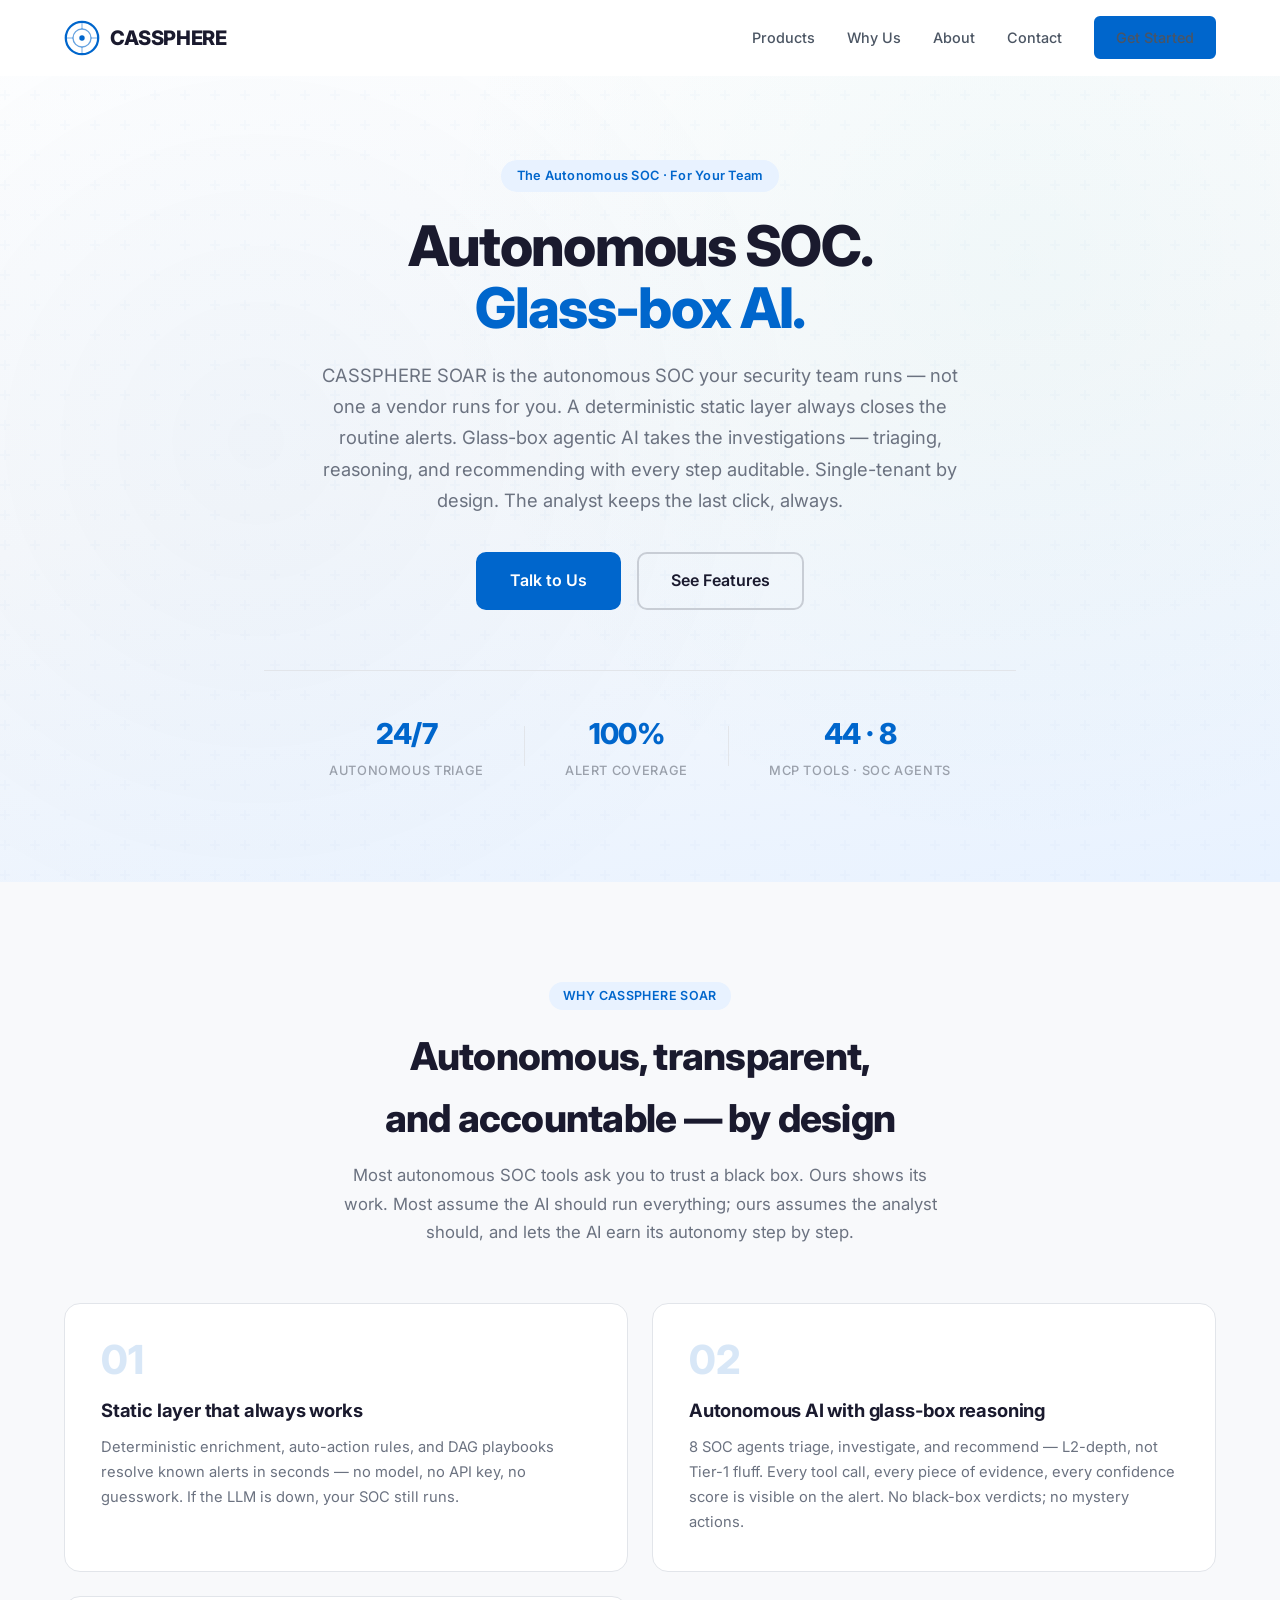
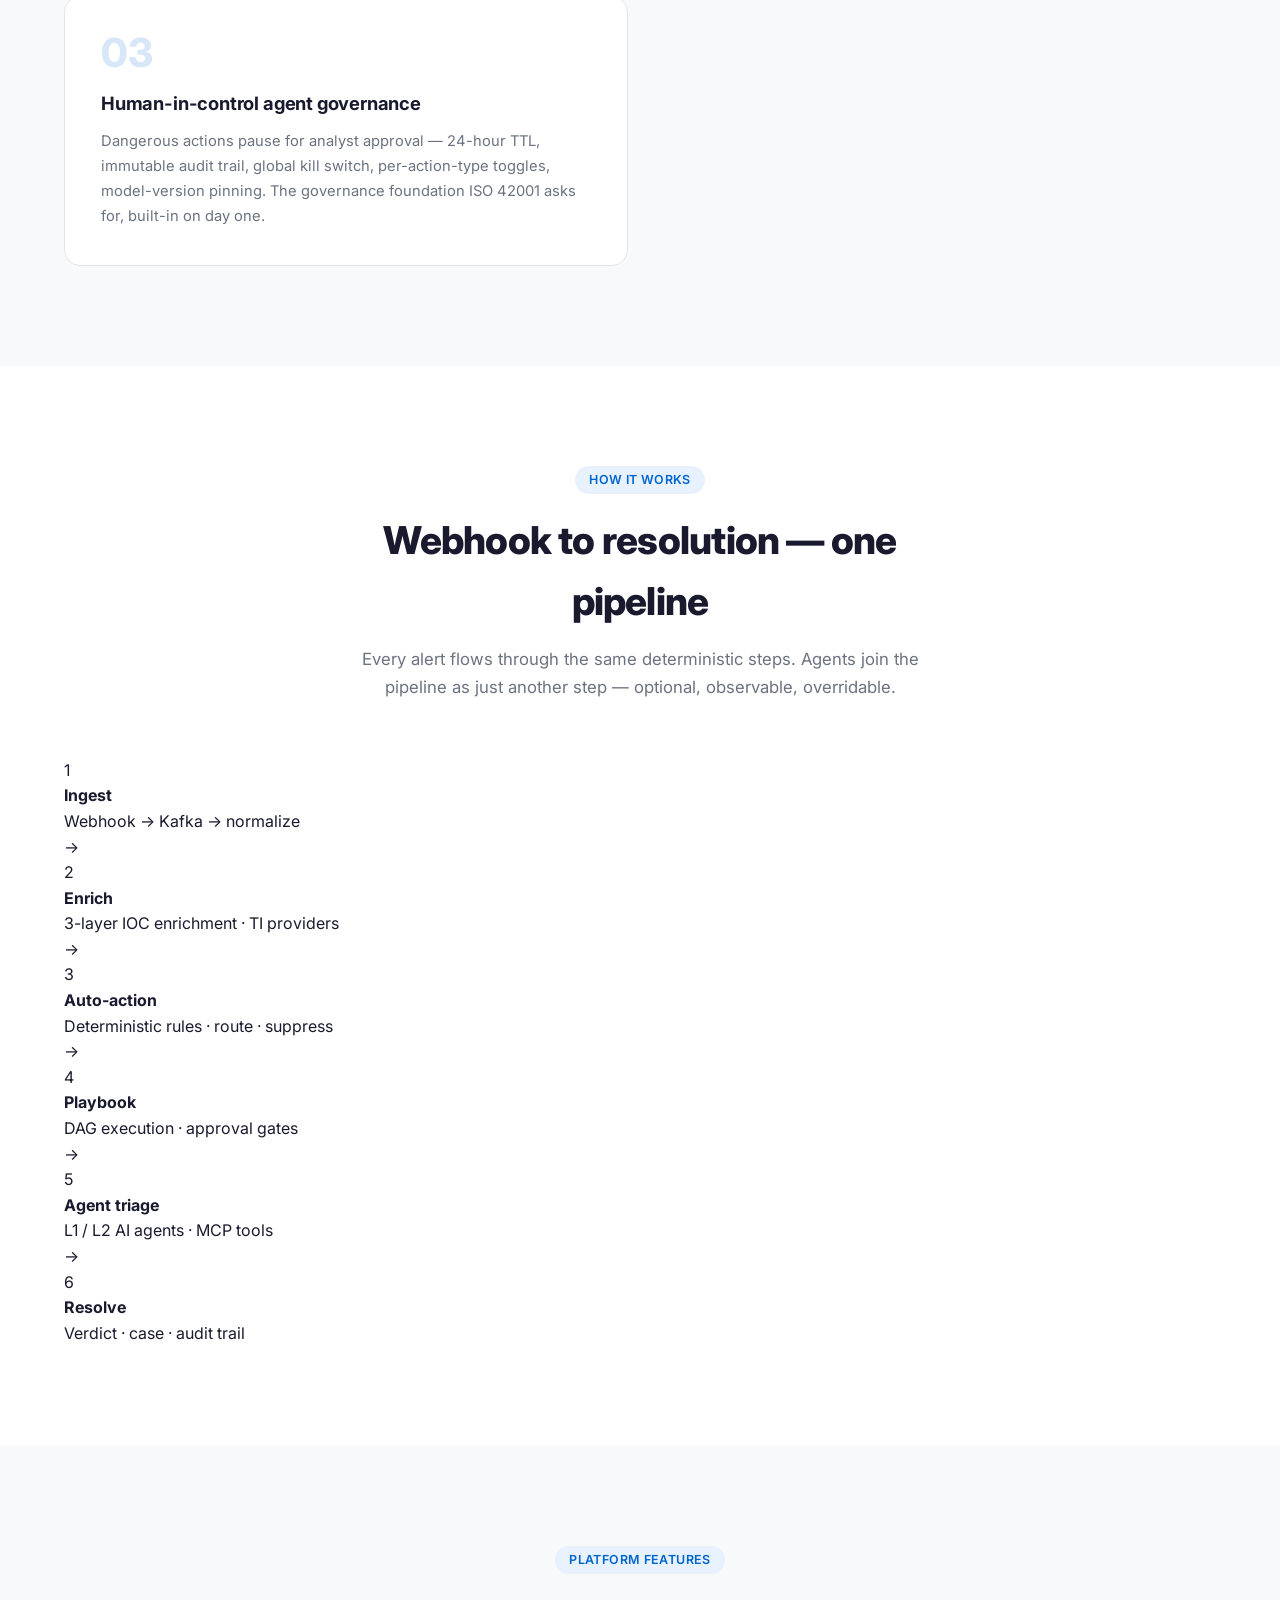
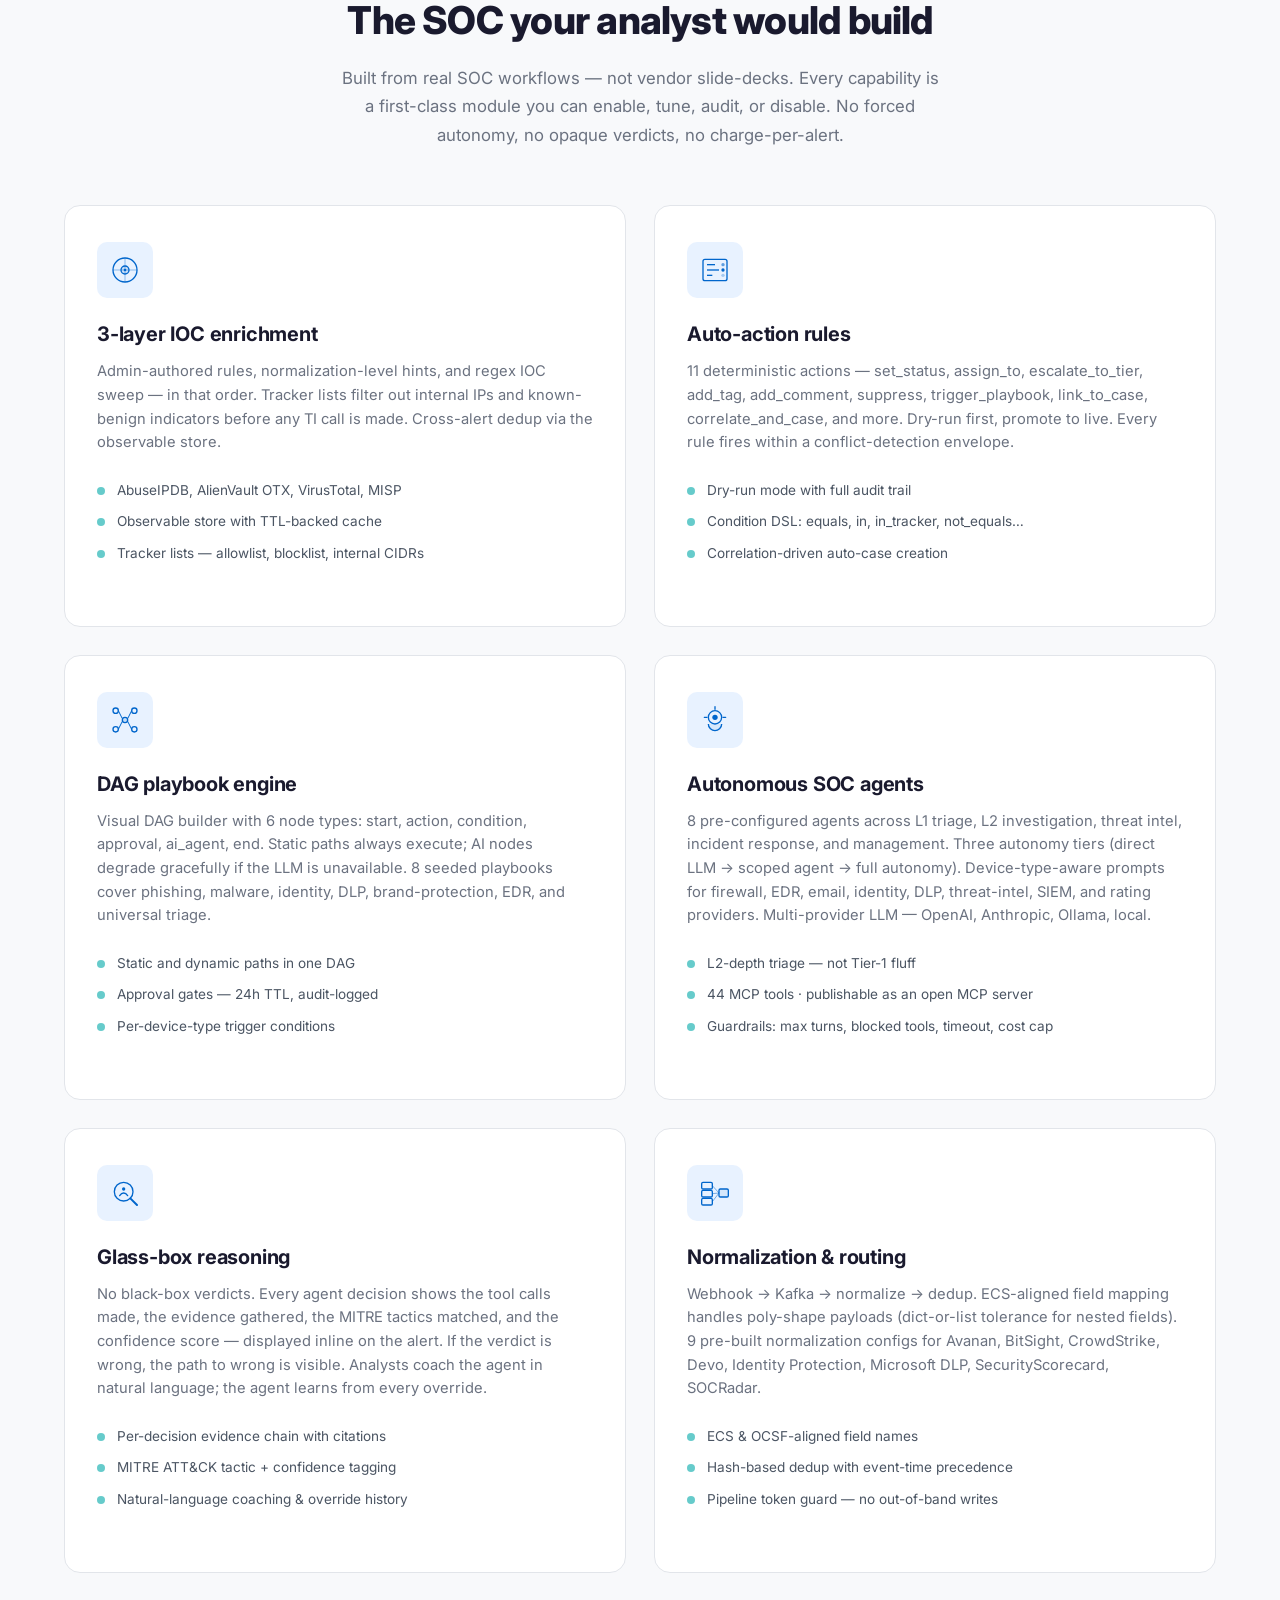
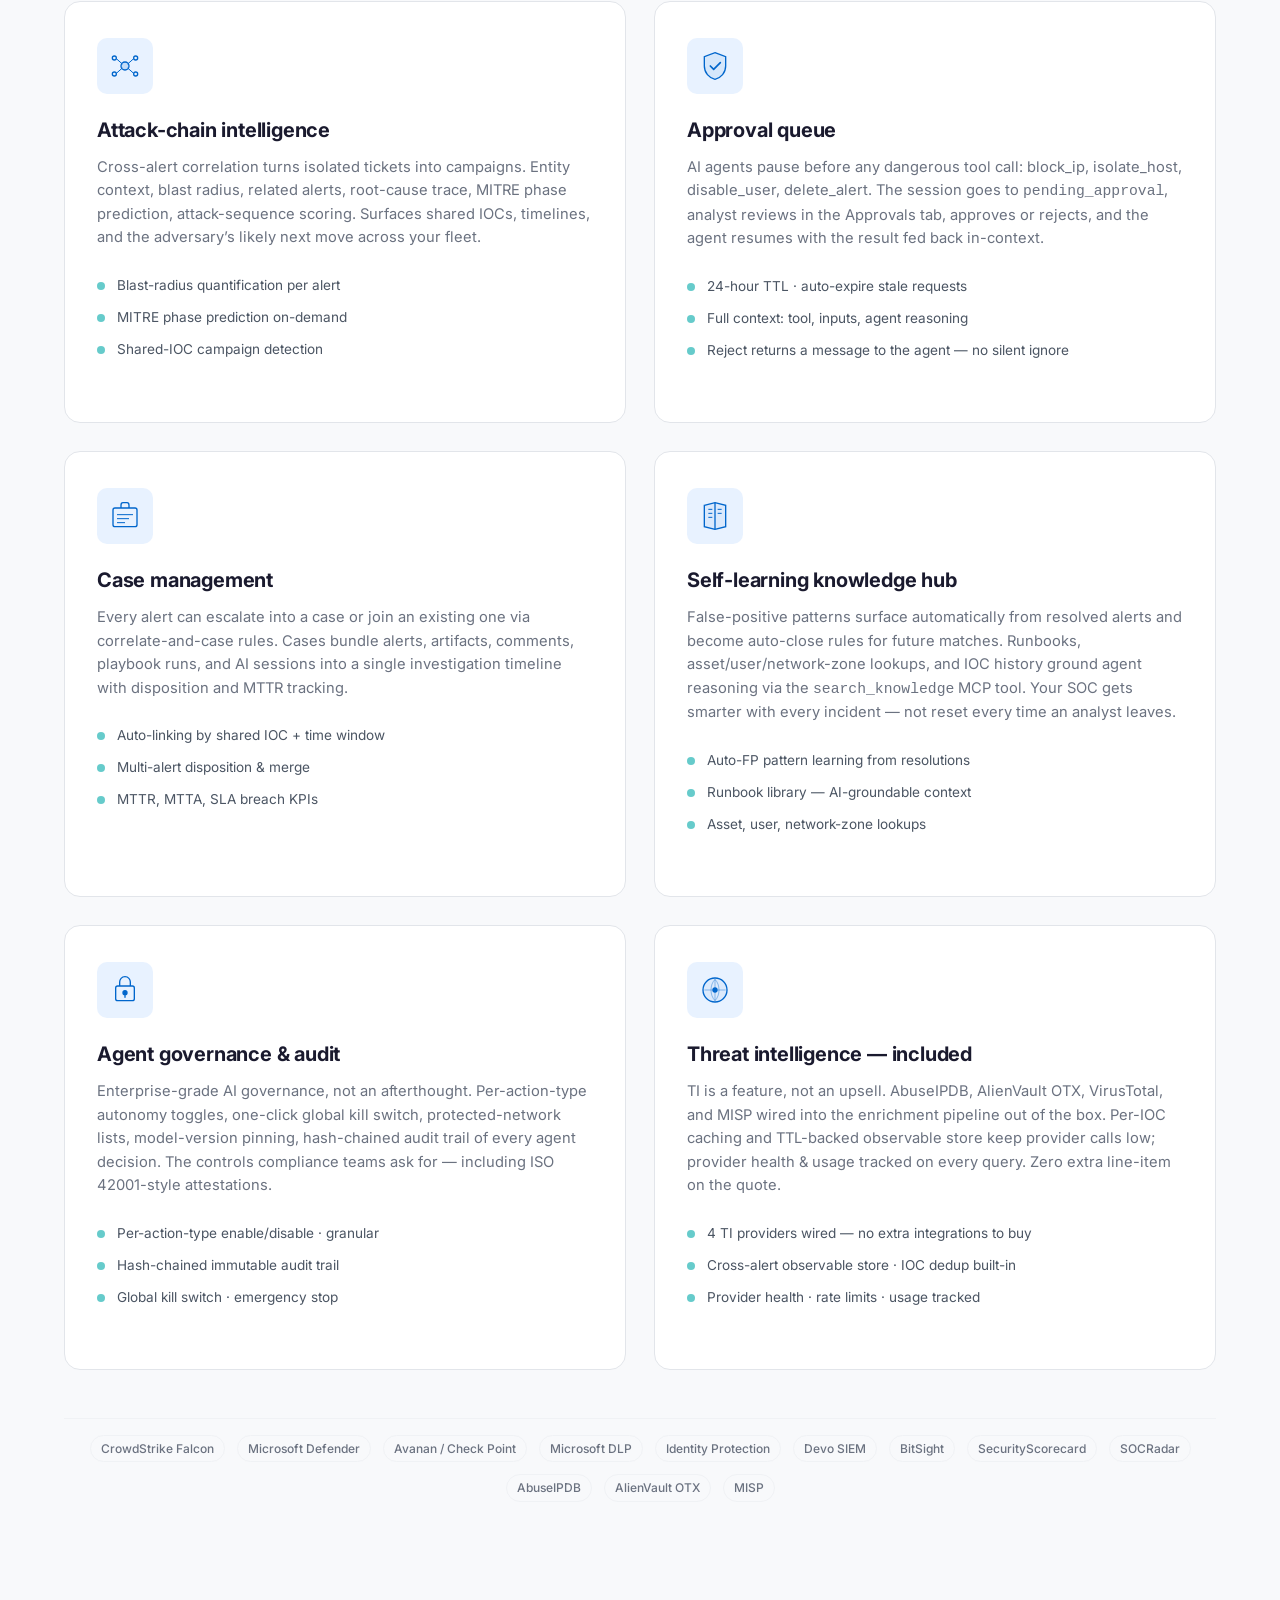
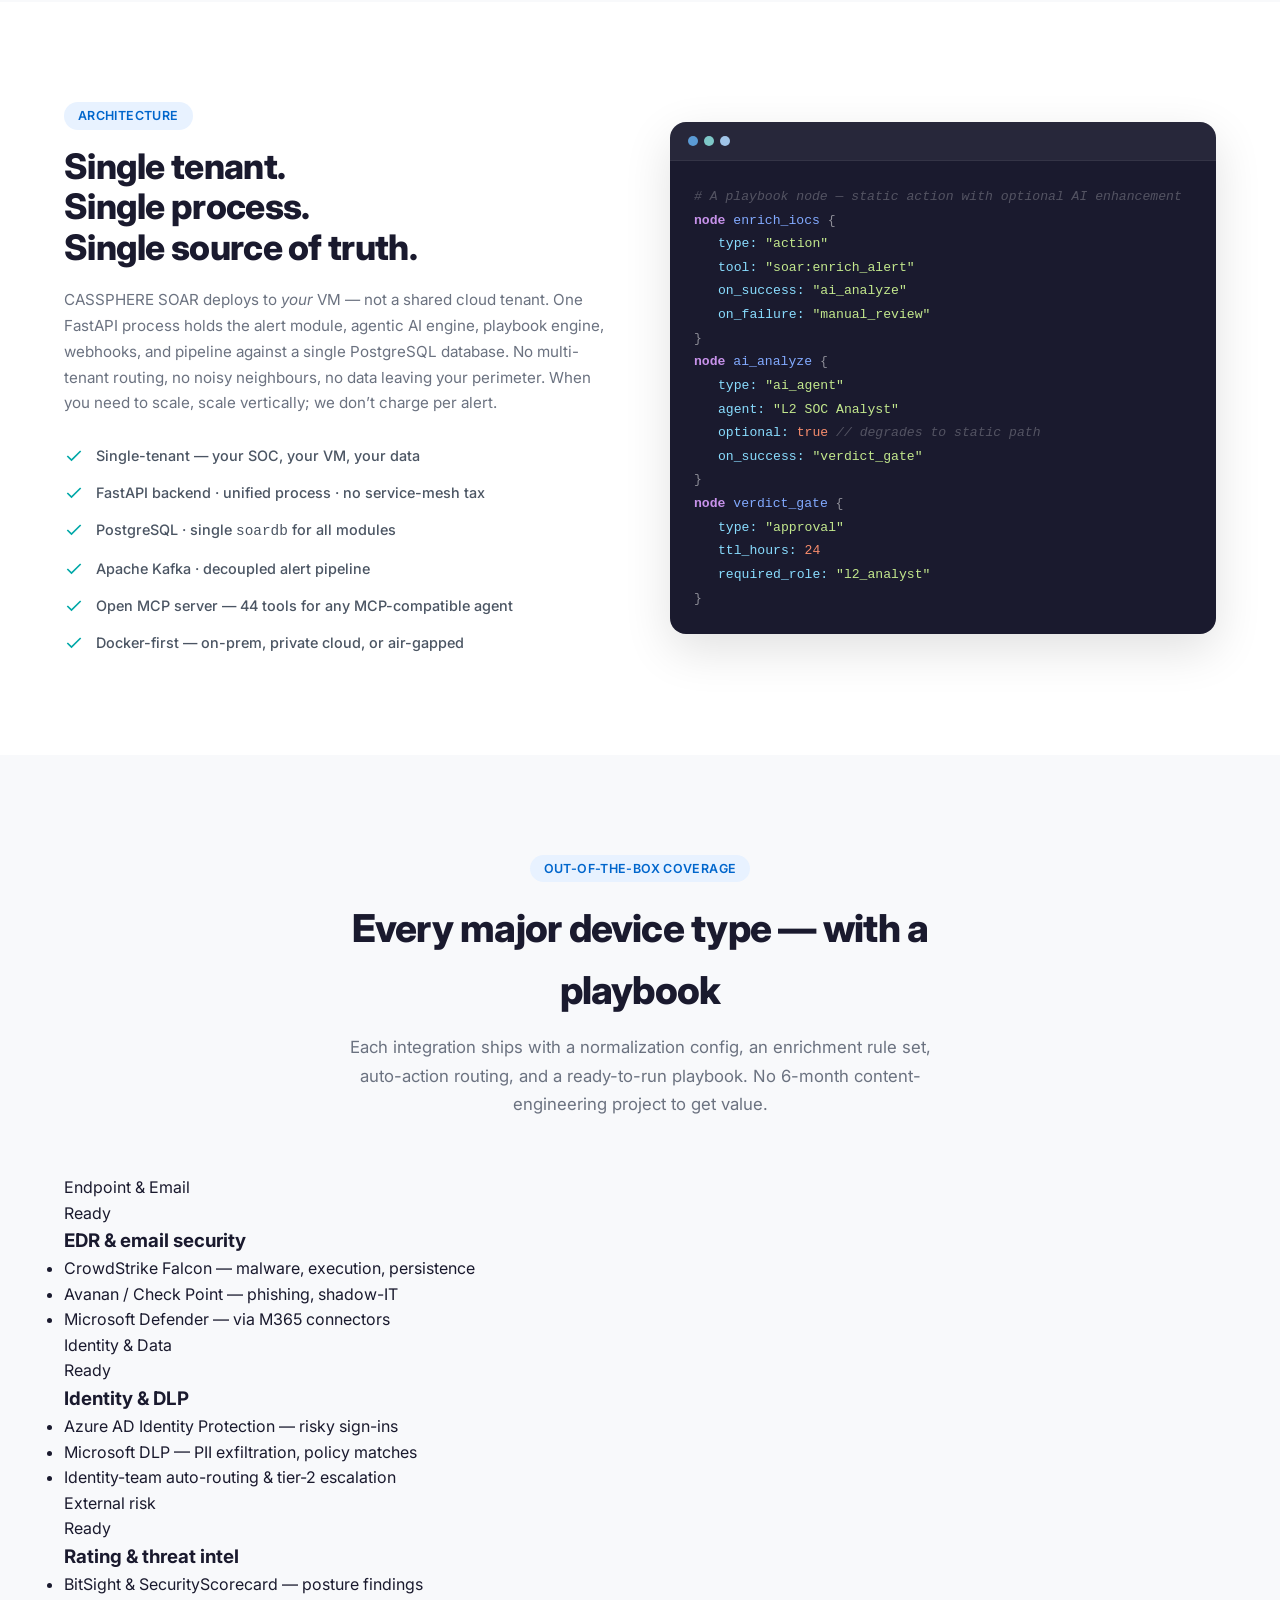
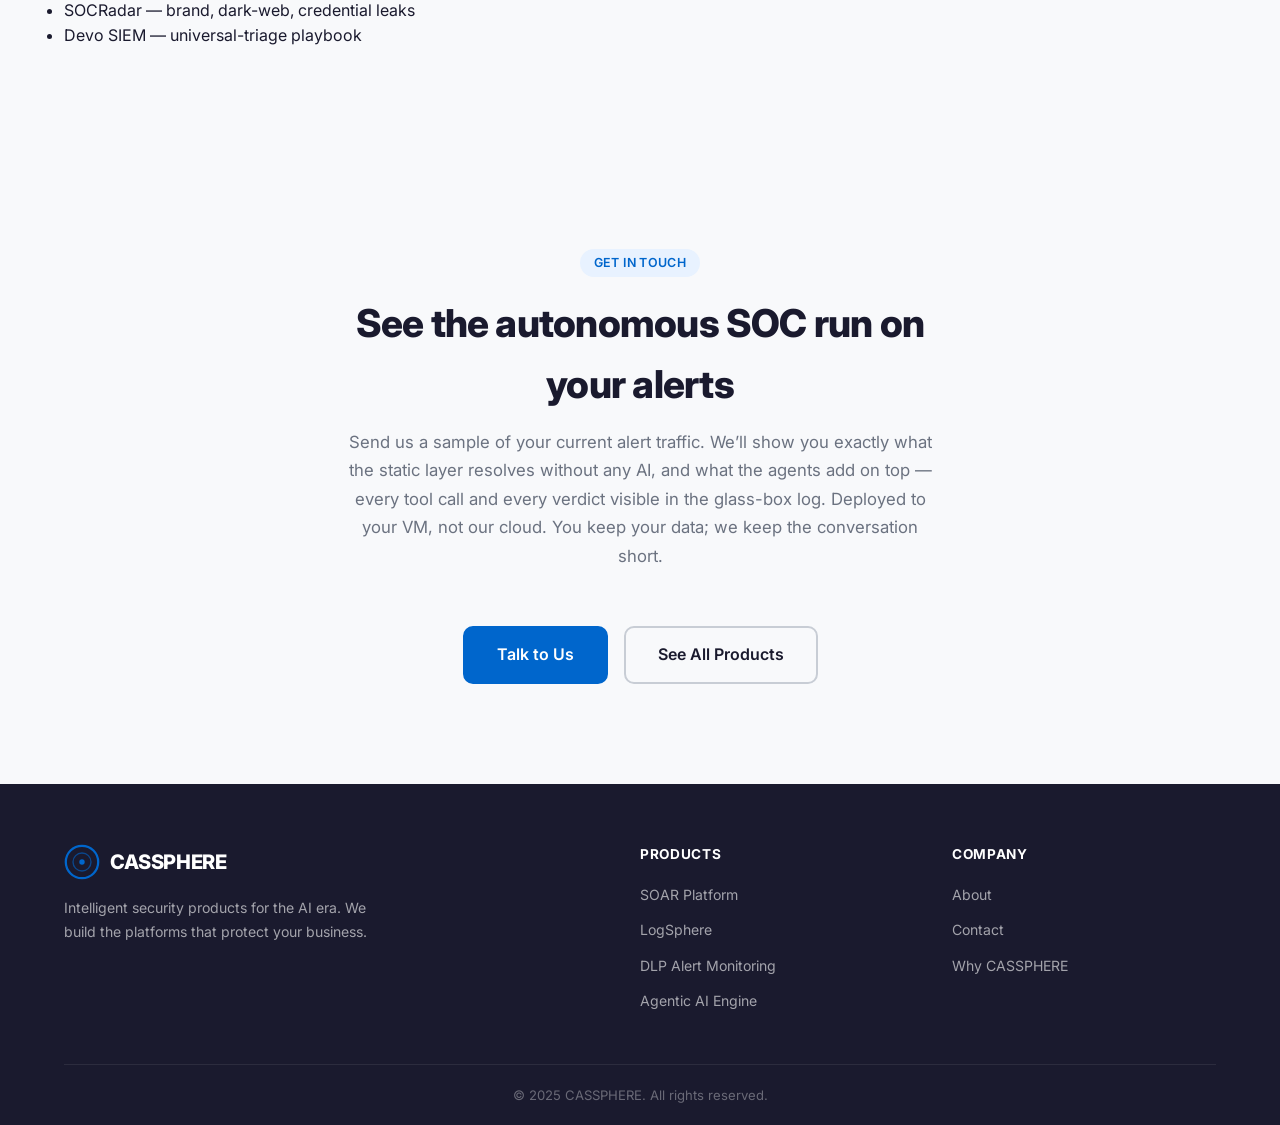
<file: soar.html>
<!DOCTYPE html>
<html lang="en">
<head>
    <meta charset="UTF-8">
    <meta name="viewport" content="width=device-width, initial-scale=1.0">
    <meta name="description" content="CASSPHERE SOAR — the Autonomous SOC for a single security team. A deterministic static layer that always closes routine alerts, plus glass-box agentic AI that triages, investigates, and recommends. Single-tenant, your data, your VM, analyst always in control.">
    <meta name="keywords" content="Autonomous SOC, SOAR, Agentic AI SOC, Glass-box AI, Explainable AI, Security Orchestration Automation Response, Playbook Engine, DAG Playbooks, AI SOC Analyst, Autonomous Triage, L2 Investigation, Agent Governance, ISO 42001, MCP Tools, Human-in-the-loop, Threat Intelligence, Incident Response, Single-tenant SOAR">
    <title>SOAR Platform | CASSPHERE &mdash; The Autonomous SOC. With Glass-box AI.</title>
    <link rel="preconnect" href="https://fonts.googleapis.com">
    <link rel="preconnect" href="https://fonts.gstatic.com" crossorigin>
    <link href="https://fonts.googleapis.com/css2?family=Inter:wght@300;400;500;600;700;800&display=swap" rel="stylesheet">
    <link rel="stylesheet" href="css/styles.css">
    <link rel="icon" type="image/svg+xml" href="data:image/svg+xml,<svg xmlns='http://www.w3.org/2000/svg' viewBox='0 0 32 32'><circle cx='16' cy='16' r='14' fill='%230066cc'/><text x='16' y='21' text-anchor='middle' fill='white' font-size='14' font-family='Inter,sans-serif' font-weight='700'>C</text></svg>">
</head>
<body>
    <!-- Navigation -->
    <nav class="navbar" id="navbar">
        <div class="container nav-container">
            <a href="index.html" class="logo">
                <svg class="logo-icon" viewBox="0 0 40 40" fill="none" xmlns="http://www.w3.org/2000/svg">
                    <circle cx="20" cy="20" r="18" stroke="currentColor" stroke-width="2.5"/>
                    <circle cx="20" cy="20" r="10" stroke="currentColor" stroke-width="1.5" opacity="0.6"/>
                    <circle cx="20" cy="20" r="3" fill="currentColor"/>
                    <line x1="20" y1="2" x2="20" y2="10" stroke="currentColor" stroke-width="1.5" opacity="0.4"/>
                    <line x1="20" y1="30" x2="20" y2="38" stroke="currentColor" stroke-width="1.5" opacity="0.4"/>
                    <line x1="2" y1="20" x2="10" y2="20" stroke="currentColor" stroke-width="1.5" opacity="0.4"/>
                    <line x1="30" y1="20" x2="38" y2="20" stroke="currentColor" stroke-width="1.5" opacity="0.4"/>
                </svg>
                <span>CASSPHERE</span>
            </a>
            <button class="nav-toggle" id="navToggle" aria-label="Toggle navigation">
                <span></span>
                <span></span>
                <span></span>
            </button>
            <ul class="nav-links" id="navLinks">
                <li><a href="index.html#products">Products</a></li>
                <li><a href="index.html#why-us">Why Us</a></li>
                <li><a href="index.html#about">About</a></li>
                <li><a href="index.html#contact">Contact</a></li>
                <li><a href="index.html#contact" class="btn btn-nav">Get Started</a></li>
            </ul>
        </div>
    </nav>

    <!-- Hero Section -->
    <section class="hero ls-hero" id="hero">
        <div class="hero-bg"></div>
        <div class="container hero-content">
            <div class="hero-badge">The Autonomous SOC &middot; For Your Team</div>
            <h1>Autonomous SOC.<br><span class="text-accent">Glass-box AI.</span></h1>
            <p class="hero-subtitle">CASSPHERE SOAR is the autonomous SOC your security team runs &mdash; not one a vendor runs for you. A deterministic static layer always closes the routine alerts. Glass-box agentic AI takes the investigations &mdash; triaging, reasoning, and recommending with every step auditable. Single-tenant by design. The analyst keeps the last click, always.</p>
            <div class="hero-cta">
                <a href="index.html#contact" class="btn btn-primary btn-lg">Talk to Us</a>
                <a href="#features" class="btn btn-outline btn-lg">See Features</a>
            </div>
            <div class="hero-stats">
                <div class="stat">
                    <span class="stat-number">24/7</span>
                    <span class="stat-label">Autonomous Triage</span>
                </div>
                <div class="stat-divider"></div>
                <div class="stat">
                    <span class="stat-number">100%</span>
                    <span class="stat-label">Alert Coverage</span>
                </div>
                <div class="stat-divider"></div>
                <div class="stat">
                    <span class="stat-number">44 &middot; 8</span>
                    <span class="stat-label">MCP Tools &middot; SOC Agents</span>
                </div>
            </div>
        </div>
    </section>

    <!-- Why SOAR — 3 pillars -->
    <section class="why-us" id="why-soar">
        <div class="container">
            <div class="section-header">
                <span class="section-tag">Why CASSPHERE SOAR</span>
                <h2>Autonomous, transparent,<br>and accountable &mdash; by design</h2>
                <p>Most autonomous SOC tools ask you to trust a black box. Ours shows its work. Most assume the AI should run everything; ours assumes the analyst should, and lets the AI earn its autonomy step by step.</p>
            </div>
            <div class="features-grid">
                <div class="feature-card" data-animate>
                    <div class="feature-number">01</div>
                    <h3>Static layer that always works</h3>
                    <p>Deterministic enrichment, auto-action rules, and DAG playbooks resolve known alerts in seconds &mdash; no model, no API key, no guesswork. If the LLM is down, your SOC still runs.</p>
                </div>
                <div class="feature-card" data-animate>
                    <div class="feature-number">02</div>
                    <h3>Autonomous AI with glass-box reasoning</h3>
                    <p>8 SOC agents triage, investigate, and recommend &mdash; L2-depth, not Tier-1 fluff. Every tool call, every piece of evidence, every confidence score is visible on the alert. No black-box verdicts; no mystery actions.</p>
                </div>
                <div class="feature-card" data-animate>
                    <div class="feature-number">03</div>
                    <h3>Human-in-control agent governance</h3>
                    <p>Dangerous actions pause for analyst approval &mdash; 24-hour TTL, immutable audit trail, global kill switch, per-action-type toggles, model-version pinning. The governance foundation ISO 42001 asks for, built-in on day one.</p>
                </div>
            </div>
        </div>
    </section>

    <!-- The Pipeline -->
    <section class="services" id="pipeline">
        <div class="container">
            <div class="section-header">
                <span class="section-tag">How it works</span>
                <h2>Webhook to resolution &mdash; one pipeline</h2>
                <p>Every alert flows through the same deterministic steps. Agents join the pipeline as just another step &mdash; optional, observable, overridable.</p>
            </div>

            <div class="pipeline-flow" data-animate>
                <div class="pipeline-step">
                    <div class="pipeline-num">1</div>
                    <h4>Ingest</h4>
                    <p>Webhook &rarr; Kafka &rarr; normalize</p>
                </div>
                <div class="pipeline-arrow" aria-hidden="true">&rarr;</div>
                <div class="pipeline-step">
                    <div class="pipeline-num">2</div>
                    <h4>Enrich</h4>
                    <p>3-layer IOC enrichment &middot; TI providers</p>
                </div>
                <div class="pipeline-arrow" aria-hidden="true">&rarr;</div>
                <div class="pipeline-step pipeline-step-soar-core">
                    <div class="pipeline-num">3</div>
                    <h4>Auto-action</h4>
                    <p>Deterministic rules &middot; route &middot; suppress</p>
                </div>
                <div class="pipeline-arrow" aria-hidden="true">&rarr;</div>
                <div class="pipeline-step">
                    <div class="pipeline-num">4</div>
                    <h4>Playbook</h4>
                    <p>DAG execution &middot; approval gates</p>
                </div>
                <div class="pipeline-arrow" aria-hidden="true">&rarr;</div>
                <div class="pipeline-step">
                    <div class="pipeline-num">5</div>
                    <h4>Agent triage</h4>
                    <p>L1 / L2 AI agents &middot; MCP tools</p>
                </div>
                <div class="pipeline-arrow" aria-hidden="true">&rarr;</div>
                <div class="pipeline-step">
                    <div class="pipeline-num">6</div>
                    <h4>Resolve</h4>
                    <p>Verdict &middot; case &middot; audit trail</p>
                </div>
            </div>
        </div>
    </section>

    <!-- Features Grid -->
    <section class="services" id="features" style="background: var(--gray-50);">
        <div class="container">
            <div class="section-header">
                <span class="section-tag">Platform features</span>
                <h2>The SOC your analyst would build</h2>
                <p>Built from real SOC workflows &mdash; not vendor slide-decks. Every capability is a first-class module you can enable, tune, audit, or disable. No forced autonomy, no opaque verdicts, no charge-per-alert.</p>
            </div>

            <div class="services-grid">
                <!-- Static Enrichment Engine -->
                <div class="service-card" data-animate>
                    <div class="service-icon">
                        <svg viewBox="0 0 48 48" fill="none" xmlns="http://www.w3.org/2000/svg">
                            <circle cx="24" cy="24" r="18" stroke="currentColor" stroke-width="2"/>
                            <path d="M24 6 L24 42 M6 24 L42 24" stroke="currentColor" stroke-width="1.5" opacity="0.4"/>
                            <circle cx="24" cy="24" r="6" fill="currentColor" fill-opacity="0.12" stroke="currentColor" stroke-width="2"/>
                            <circle cx="24" cy="24" r="2" fill="currentColor"/>
                        </svg>
                    </div>
                    <h3>3-layer IOC enrichment</h3>
                    <p>Admin-authored rules, normalization-level hints, and regex IOC sweep &mdash; in that order. Tracker lists filter out internal IPs and known-benign indicators before any TI call is made. Cross-alert dedup via the observable store.</p>
                    <ul class="service-features">
                        <li>AbuseIPDB, AlienVault OTX, VirusTotal, MISP</li>
                        <li>Observable store with TTL-backed cache</li>
                        <li>Tracker lists &mdash; allowlist, blocklist, internal CIDRs</li>
                    </ul>
                </div>

                <!-- Auto-Action Engine -->
                <div class="service-card" data-animate>
                    <div class="service-icon">
                        <svg viewBox="0 0 48 48" fill="none" xmlns="http://www.w3.org/2000/svg">
                            <rect x="6" y="8" width="36" height="32" rx="3" stroke="currentColor" stroke-width="2"/>
                            <line x1="12" y1="16" x2="24" y2="16" stroke="currentColor" stroke-width="2"/>
                            <line x1="12" y1="24" x2="30" y2="24" stroke="currentColor" stroke-width="2"/>
                            <line x1="12" y1="32" x2="20" y2="32" stroke="currentColor" stroke-width="2"/>
                            <circle cx="36" cy="16" r="2.5" fill="currentColor" fill-opacity="0.6"/>
                            <circle cx="36" cy="24" r="2.5" fill="currentColor"/>
                            <circle cx="36" cy="32" r="2.5" fill="currentColor" fill-opacity="0.3"/>
                        </svg>
                    </div>
                    <h3>Auto-action rules</h3>
                    <p>11 deterministic actions &mdash; set_status, assign_to, escalate_to_tier, add_tag, add_comment, suppress, trigger_playbook, link_to_case, correlate_and_case, and more. Dry-run first, promote to live. Every rule fires within a conflict-detection envelope.</p>
                    <ul class="service-features">
                        <li>Dry-run mode with full audit trail</li>
                        <li>Condition DSL: equals, in, in_tracker, not_equals&hellip;</li>
                        <li>Correlation-driven auto-case creation</li>
                    </ul>
                </div>

                <!-- DAG Playbook Engine -->
                <div class="service-card" data-animate>
                    <div class="service-icon">
                        <svg viewBox="0 0 48 48" fill="none" xmlns="http://www.w3.org/2000/svg">
                            <circle cx="10" cy="10" r="4" stroke="currentColor" stroke-width="2"/>
                            <circle cx="38" cy="10" r="4" stroke="currentColor" stroke-width="2"/>
                            <circle cx="24" cy="24" r="4" stroke="currentColor" stroke-width="2" fill="currentColor" fill-opacity="0.15"/>
                            <circle cx="10" cy="38" r="4" stroke="currentColor" stroke-width="2"/>
                            <circle cx="38" cy="38" r="4" stroke="currentColor" stroke-width="2"/>
                            <line x1="14" y1="10" x2="20" y2="22" stroke="currentColor" stroke-width="1.5"/>
                            <line x1="34" y1="10" x2="28" y2="22" stroke="currentColor" stroke-width="1.5"/>
                            <line x1="20" y1="26" x2="14" y2="38" stroke="currentColor" stroke-width="1.5"/>
                            <line x1="28" y1="26" x2="34" y2="38" stroke="currentColor" stroke-width="1.5"/>
                        </svg>
                    </div>
                    <h3>DAG playbook engine</h3>
                    <p>Visual DAG builder with 6 node types: start, action, condition, approval, ai_agent, end. Static paths always execute; AI nodes degrade gracefully if the LLM is unavailable. 8 seeded playbooks cover phishing, malware, identity, DLP, brand-protection, EDR, and universal triage.</p>
                    <ul class="service-features">
                        <li>Static and dynamic paths in one DAG</li>
                        <li>Approval gates &mdash; 24h TTL, audit-logged</li>
                        <li>Per-device-type trigger conditions</li>
                    </ul>
                </div>

                <!-- Agentic AI Engine -->
                <div class="service-card" data-animate>
                    <div class="service-icon">
                        <svg viewBox="0 0 48 48" fill="none" xmlns="http://www.w3.org/2000/svg">
                            <circle cx="24" cy="20" r="10" stroke="currentColor" stroke-width="2"/>
                            <circle cx="24" cy="20" r="4" fill="currentColor"/>
                            <path d="M14 30 C14 36 19 40 24 40 C29 40 34 36 34 30" stroke="currentColor" stroke-width="2" fill="currentColor" fill-opacity="0.08"/>
                            <line x1="24" y1="4" x2="24" y2="8" stroke="currentColor" stroke-width="2" stroke-linecap="round"/>
                            <line x1="8" y1="20" x2="12" y2="20" stroke="currentColor" stroke-width="2" stroke-linecap="round"/>
                            <line x1="36" y1="20" x2="40" y2="20" stroke="currentColor" stroke-width="2" stroke-linecap="round"/>
                        </svg>
                    </div>
                    <h3>Autonomous SOC agents</h3>
                    <p>8 pre-configured agents across L1 triage, L2 investigation, threat intel, incident response, and management. Three autonomy tiers (direct LLM &rarr; scoped agent &rarr; full autonomy). Device-type-aware prompts for firewall, EDR, email, identity, DLP, threat-intel, SIEM, and rating providers. Multi-provider LLM &mdash; OpenAI, Anthropic, Ollama, local.</p>
                    <ul class="service-features">
                        <li>L2-depth triage &mdash; not Tier-1 fluff</li>
                        <li>44 MCP tools &middot; publishable as an open MCP server</li>
                        <li>Guardrails: max turns, blocked tools, timeout, cost cap</li>
                    </ul>
                </div>

                <!-- Glass-box Reasoning (NEW) -->
                <div class="service-card" data-animate>
                    <div class="service-icon">
                        <svg viewBox="0 0 48 48" fill="none" xmlns="http://www.w3.org/2000/svg">
                            <circle cx="22" cy="22" r="14" stroke="currentColor" stroke-width="2"/>
                            <line x1="32" y1="32" x2="42" y2="42" stroke="currentColor" stroke-width="3" stroke-linecap="round"/>
                            <circle cx="22" cy="18" r="2.5" fill="currentColor"/>
                            <path d="M16 28 C18 25 20 24 22 24 C24 24 26 25 28 28" stroke="currentColor" stroke-width="2" stroke-linecap="round" fill="none"/>
                        </svg>
                    </div>
                    <h3>Glass-box reasoning</h3>
                    <p>No black-box verdicts. Every agent decision shows the tool calls made, the evidence gathered, the MITRE tactics matched, and the confidence score &mdash; displayed inline on the alert. If the verdict is wrong, the path to wrong is visible. Analysts coach the agent in natural language; the agent learns from every override.</p>
                    <ul class="service-features">
                        <li>Per-decision evidence chain with citations</li>
                        <li>MITRE ATT&amp;CK tactic + confidence tagging</li>
                        <li>Natural-language coaching &amp; override history</li>
                    </ul>
                </div>

                <!-- Alert Processing Pipeline -->
                <div class="service-card" data-animate>
                    <div class="service-icon">
                        <svg viewBox="0 0 48 48" fill="none" xmlns="http://www.w3.org/2000/svg">
                            <rect x="4" y="8" width="16" height="10" rx="2" stroke="currentColor" stroke-width="2"/>
                            <rect x="4" y="20" width="16" height="10" rx="2" stroke="currentColor" stroke-width="2"/>
                            <rect x="4" y="32" width="16" height="10" rx="2" stroke="currentColor" stroke-width="2"/>
                            <path d="M20 13 L30 24 M20 25 L30 24 M20 37 L30 24" stroke="currentColor" stroke-width="1.5" opacity="0.5"/>
                            <rect x="30" y="18" width="14" height="12" rx="2" stroke="currentColor" stroke-width="2" fill="currentColor" fill-opacity="0.08"/>
                        </svg>
                    </div>
                    <h3>Normalization &amp; routing</h3>
                    <p>Webhook &rarr; Kafka &rarr; normalize &rarr; dedup. ECS-aligned field mapping handles poly-shape payloads (dict-or-list tolerance for nested fields). 9 pre-built normalization configs for Avanan, BitSight, CrowdStrike, Devo, Identity Protection, Microsoft DLP, SecurityScorecard, SOCRadar.</p>
                    <ul class="service-features">
                        <li>ECS &amp; OCSF-aligned field names</li>
                        <li>Hash-based dedup with event-time precedence</li>
                        <li>Pipeline token guard &mdash; no out-of-band writes</li>
                    </ul>
                </div>

                <!-- Attack-chain Intelligence (was Intelligence Router) -->
                <div class="service-card" data-animate>
                    <div class="service-icon">
                        <svg viewBox="0 0 48 48" fill="none" xmlns="http://www.w3.org/2000/svg">
                            <circle cx="24" cy="24" r="6" fill="currentColor" fill-opacity="0.15" stroke="currentColor" stroke-width="2"/>
                            <circle cx="8" cy="12" r="3" stroke="currentColor" stroke-width="2"/>
                            <circle cx="40" cy="12" r="3" stroke="currentColor" stroke-width="2"/>
                            <circle cx="8" cy="36" r="3" stroke="currentColor" stroke-width="2"/>
                            <circle cx="40" cy="36" r="3" stroke="currentColor" stroke-width="2"/>
                            <line x1="11" y1="13" x2="20" y2="21" stroke="currentColor" stroke-width="1.5"/>
                            <line x1="37" y1="13" x2="28" y2="21" stroke="currentColor" stroke-width="1.5"/>
                            <line x1="11" y1="35" x2="20" y2="27" stroke="currentColor" stroke-width="1.5"/>
                            <line x1="37" y1="35" x2="28" y2="27" stroke="currentColor" stroke-width="1.5"/>
                        </svg>
                    </div>
                    <h3>Attack-chain intelligence</h3>
                    <p>Cross-alert correlation turns isolated tickets into campaigns. Entity context, blast radius, related alerts, root-cause trace, MITRE phase prediction, attack-sequence scoring. Surfaces shared IOCs, timelines, and the adversary&rsquo;s likely next move across your fleet.</p>
                    <ul class="service-features">
                        <li>Blast-radius quantification per alert</li>
                        <li>MITRE phase prediction on-demand</li>
                        <li>Shared-IOC campaign detection</li>
                    </ul>
                </div>

                <!-- Human-in-the-Loop Approvals -->
                <div class="service-card" data-animate>
                    <div class="service-icon">
                        <svg viewBox="0 0 48 48" fill="none" xmlns="http://www.w3.org/2000/svg">
                            <path d="M24 4 L40 10 L40 24 C40 34 33 42 24 44 C15 42 8 34 8 24 L8 10 Z" stroke="currentColor" stroke-width="2" fill="currentColor" fill-opacity="0.08"/>
                            <path d="M17 24 L22 29 L32 19" stroke="currentColor" stroke-width="2.5" stroke-linecap="round" stroke-linejoin="round"/>
                        </svg>
                    </div>
                    <h3>Approval queue</h3>
                    <p>AI agents pause before any dangerous tool call: block_ip, isolate_host, disable_user, delete_alert. The session goes to <code>pending_approval</code>, analyst reviews in the Approvals tab, approves or rejects, and the agent resumes with the result fed back in-context.</p>
                    <ul class="service-features">
                        <li>24-hour TTL &middot; auto-expire stale requests</li>
                        <li>Full context: tool, inputs, agent reasoning</li>
                        <li>Reject returns a message to the agent &mdash; no silent ignore</li>
                    </ul>
                </div>

                <!-- Case Management -->
                <div class="service-card" data-animate>
                    <div class="service-icon">
                        <svg viewBox="0 0 48 48" fill="none" xmlns="http://www.w3.org/2000/svg">
                            <rect x="6" y="12" width="36" height="28" rx="3" stroke="currentColor" stroke-width="2"/>
                            <path d="M18 12 L18 8 C18 6 19 4 21 4 L27 4 C29 4 30 6 30 8 L30 12" stroke="currentColor" stroke-width="2"/>
                            <line x1="12" y1="22" x2="36" y2="22" stroke="currentColor" stroke-width="1.5"/>
                            <line x1="12" y1="28" x2="30" y2="28" stroke="currentColor" stroke-width="1.5"/>
                            <line x1="12" y1="34" x2="24" y2="34" stroke="currentColor" stroke-width="1.5"/>
                        </svg>
                    </div>
                    <h3>Case management</h3>
                    <p>Every alert can escalate into a case or join an existing one via correlate-and-case rules. Cases bundle alerts, artifacts, comments, playbook runs, and AI sessions into a single investigation timeline with disposition and MTTR tracking.</p>
                    <ul class="service-features">
                        <li>Auto-linking by shared IOC + time window</li>
                        <li>Multi-alert disposition &amp; merge</li>
                        <li>MTTR, MTTA, SLA breach KPIs</li>
                    </ul>
                </div>

                <!-- Self-learning Knowledge Hub -->
                <div class="service-card" data-animate>
                    <div class="service-icon">
                        <svg viewBox="0 0 48 48" fill="none" xmlns="http://www.w3.org/2000/svg">
                            <path d="M8 8 L24 4 L40 8 L40 40 L24 44 L8 40 Z" stroke="currentColor" stroke-width="2" fill="currentColor" fill-opacity="0.06"/>
                            <line x1="24" y1="4" x2="24" y2="44" stroke="currentColor" stroke-width="2"/>
                            <line x1="14" y1="14" x2="20" y2="14" stroke="currentColor" stroke-width="1.5"/>
                            <line x1="14" y1="20" x2="20" y2="20" stroke="currentColor" stroke-width="1.5"/>
                            <line x1="14" y1="26" x2="20" y2="26" stroke="currentColor" stroke-width="1.5"/>
                            <line x1="28" y1="14" x2="34" y2="14" stroke="currentColor" stroke-width="1.5"/>
                            <line x1="28" y1="20" x2="34" y2="20" stroke="currentColor" stroke-width="1.5"/>
                        </svg>
                    </div>
                    <h3>Self-learning knowledge hub</h3>
                    <p>False-positive patterns surface automatically from resolved alerts and become auto-close rules for future matches. Runbooks, asset/user/network-zone lookups, and IOC history ground agent reasoning via the <code>search_knowledge</code> MCP tool. Your SOC gets smarter with every incident &mdash; not reset every time an analyst leaves.</p>
                    <ul class="service-features">
                        <li>Auto-FP pattern learning from resolutions</li>
                        <li>Runbook library &mdash; AI-groundable context</li>
                        <li>Asset, user, network-zone lookups</li>
                    </ul>
                </div>

                <!-- Agent Governance & Audit (was Autonomy Policy) -->
                <div class="service-card" data-animate>
                    <div class="service-icon">
                        <svg viewBox="0 0 48 48" fill="none" xmlns="http://www.w3.org/2000/svg">
                            <rect x="10" y="18" width="28" height="22" rx="3" stroke="currentColor" stroke-width="2"/>
                            <path d="M16 18 L16 12 C16 8 19 4 24 4 C29 4 32 8 32 12 L32 18" stroke="currentColor" stroke-width="2"/>
                            <circle cx="24" cy="28" r="3" stroke="currentColor" stroke-width="2" fill="currentColor"/>
                            <line x1="24" y1="31" x2="24" y2="35" stroke="currentColor" stroke-width="2" stroke-linecap="round"/>
                        </svg>
                    </div>
                    <h3>Agent governance &amp; audit</h3>
                    <p>Enterprise-grade AI governance, not an afterthought. Per-action-type autonomy toggles, one-click global kill switch, protected-network lists, model-version pinning, hash-chained audit trail of every agent decision. The controls compliance teams ask for &mdash; including ISO 42001-style attestations.</p>
                    <ul class="service-features">
                        <li>Per-action-type enable/disable &middot; granular</li>
                        <li>Hash-chained immutable audit trail</li>
                        <li>Global kill switch &middot; emergency stop</li>
                    </ul>
                </div>

                <!-- Bundled Threat Intelligence (NEW) -->
                <div class="service-card" data-animate>
                    <div class="service-icon">
                        <svg viewBox="0 0 48 48" fill="none" xmlns="http://www.w3.org/2000/svg">
                            <circle cx="24" cy="24" r="18" stroke="currentColor" stroke-width="2" fill="currentColor" fill-opacity="0.05"/>
                            <path d="M8 24 L40 24 M24 8 L24 40" stroke="currentColor" stroke-width="1.5" opacity="0.4"/>
                            <path d="M24 8 C16 16 16 32 24 40 M24 8 C32 16 32 32 24 40" stroke="currentColor" stroke-width="1.5" fill="none" opacity="0.4"/>
                            <circle cx="24" cy="24" r="4" fill="currentColor"/>
                        </svg>
                    </div>
                    <h3>Threat intelligence &mdash; included</h3>
                    <p>TI is a feature, not an upsell. AbuseIPDB, AlienVault OTX, VirusTotal, and MISP wired into the enrichment pipeline out of the box. Per-IOC caching and TTL-backed observable store keep provider calls low; provider health &amp; usage tracked on every query. Zero extra line-item on the quote.</p>
                    <ul class="service-features">
                        <li>4 TI providers wired &mdash; no extra integrations to buy</li>
                        <li>Cross-alert observable store &middot; IOC dedup built-in</li>
                        <li>Provider health &middot; rate limits &middot; usage tracked</li>
                    </ul>
                </div>
            </div>

            <div class="service-platforms" style="justify-content:center; margin-top: 3rem; gap: 0.75rem;">
                <span class="platform-tag">CrowdStrike Falcon</span>
                <span class="platform-tag">Microsoft Defender</span>
                <span class="platform-tag">Avanan / Check Point</span>
                <span class="platform-tag">Microsoft DLP</span>
                <span class="platform-tag">Identity Protection</span>
                <span class="platform-tag">Devo SIEM</span>
                <span class="platform-tag">BitSight</span>
                <span class="platform-tag">SecurityScorecard</span>
                <span class="platform-tag">SOCRadar</span>
                <span class="platform-tag">AbuseIPDB</span>
                <span class="platform-tag">AlienVault OTX</span>
                <span class="platform-tag">MISP</span>
            </div>
        </div>
    </section>

    <!-- Architecture -->
    <section class="about" id="architecture">
        <div class="container">
            <div class="about-grid">
                <div class="about-content" data-animate>
                    <span class="section-tag">Architecture</span>
                    <h2>Single tenant.<br>Single process.<br>Single source of truth.</h2>
                    <p>CASSPHERE SOAR deploys to <em>your</em> VM &mdash; not a shared cloud tenant. One FastAPI process holds the alert module, agentic AI engine, playbook engine, webhooks, and pipeline against a single PostgreSQL database. No multi-tenant routing, no noisy neighbours, no data leaving your perimeter. When you need to scale, scale vertically; we don&rsquo;t charge per alert.</p>
                    <div class="about-highlights">
                        <div class="highlight">
                            <svg viewBox="0 0 24 24" fill="none" stroke="currentColor" stroke-width="2"><polyline points="20 6 9 17 4 12"/></svg>
                            <span>Single-tenant &mdash; your SOC, your VM, your data</span>
                        </div>
                        <div class="highlight">
                            <svg viewBox="0 0 24 24" fill="none" stroke="currentColor" stroke-width="2"><polyline points="20 6 9 17 4 12"/></svg>
                            <span>FastAPI backend &middot; unified process &middot; no service-mesh tax</span>
                        </div>
                        <div class="highlight">
                            <svg viewBox="0 0 24 24" fill="none" stroke="currentColor" stroke-width="2"><polyline points="20 6 9 17 4 12"/></svg>
                            <span>PostgreSQL &middot; single <code>soardb</code> for all modules</span>
                        </div>
                        <div class="highlight">
                            <svg viewBox="0 0 24 24" fill="none" stroke="currentColor" stroke-width="2"><polyline points="20 6 9 17 4 12"/></svg>
                            <span>Apache Kafka &middot; decoupled alert pipeline</span>
                        </div>
                        <div class="highlight">
                            <svg viewBox="0 0 24 24" fill="none" stroke="currentColor" stroke-width="2"><polyline points="20 6 9 17 4 12"/></svg>
                            <span>Open MCP server &mdash; 44 tools for any MCP-compatible agent</span>
                        </div>
                        <div class="highlight">
                            <svg viewBox="0 0 24 24" fill="none" stroke="currentColor" stroke-width="2"><polyline points="20 6 9 17 4 12"/></svg>
                            <span>Docker-first &mdash; on-prem, private cloud, or air-gapped</span>
                        </div>
                    </div>
                </div>
                <div class="about-visual" data-animate>
                    <div class="visual-card">
                        <div class="visual-header">
                            <span class="visual-dot"></span>
                            <span class="visual-dot"></span>
                            <span class="visual-dot"></span>
                        </div>
                        <div class="visual-content">
                            <div class="visual-line"><span class="v-comment"># A playbook node &mdash; static action with optional AI enhancement</span></div>
                            <div class="visual-line"><span class="v-keyword">node</span> <span class="v-name">enrich_iocs</span> {</div>
                            <div class="visual-line indent"><span class="v-prop">type:</span> <span class="v-string">"action"</span></div>
                            <div class="visual-line indent"><span class="v-prop">tool:</span> <span class="v-string">"soar:enrich_alert"</span></div>
                            <div class="visual-line indent"><span class="v-prop">on_success:</span> <span class="v-string">"ai_analyze"</span></div>
                            <div class="visual-line indent"><span class="v-prop">on_failure:</span> <span class="v-string">"manual_review"</span></div>
                            <div class="visual-line">}</div>
                            <div class="visual-line"></div>
                            <div class="visual-line"><span class="v-keyword">node</span> <span class="v-name">ai_analyze</span> {</div>
                            <div class="visual-line indent"><span class="v-prop">type:</span> <span class="v-string">"ai_agent"</span></div>
                            <div class="visual-line indent"><span class="v-prop">agent:</span> <span class="v-string">"L2 SOC Analyst"</span></div>
                            <div class="visual-line indent"><span class="v-prop">optional:</span> <span class="v-num">true</span> <span class="v-comment">// degrades to static path</span></div>
                            <div class="visual-line indent"><span class="v-prop">on_success:</span> <span class="v-string">"verdict_gate"</span></div>
                            <div class="visual-line">}</div>
                            <div class="visual-line"></div>
                            <div class="visual-line"><span class="v-keyword">node</span> <span class="v-name">verdict_gate</span> {</div>
                            <div class="visual-line indent"><span class="v-prop">type:</span> <span class="v-string">"approval"</span></div>
                            <div class="visual-line indent"><span class="v-prop">ttl_hours:</span> <span class="v-num">24</span></div>
                            <div class="visual-line indent"><span class="v-prop">required_role:</span> <span class="v-string">"l2_analyst"</span></div>
                            <div class="visual-line">}</div>
                        </div>
                    </div>
                </div>
            </div>
        </div>
    </section>

    <!-- Device Coverage -->
    <section class="services" id="coverage" style="background: var(--gray-50);">
        <div class="container">
            <div class="section-header">
                <span class="section-tag">Out-of-the-box coverage</span>
                <h2>Every major device type &mdash; with a playbook</h2>
                <p>Each integration ships with a normalization config, an enrichment rule set, auto-action routing, and a ready-to-run playbook. No 6-month content-engineering project to get value.</p>
            </div>
            <div class="roadmap-grid">
                <div class="roadmap-card" data-animate>
                    <div class="roadmap-phase">Endpoint &amp; Email</div>
                    <div class="roadmap-status">Ready</div>
                    <h3>EDR &amp; email security</h3>
                    <ul>
                        <li>CrowdStrike Falcon &mdash; malware, execution, persistence</li>
                        <li>Avanan / Check Point &mdash; phishing, shadow-IT</li>
                        <li>Microsoft Defender &mdash; via M365 connectors</li>
                    </ul>
                </div>
                <div class="roadmap-card" data-animate>
                    <div class="roadmap-phase">Identity &amp; Data</div>
                    <div class="roadmap-status">Ready</div>
                    <h3>Identity &amp; DLP</h3>
                    <ul>
                        <li>Azure AD Identity Protection &mdash; risky sign-ins</li>
                        <li>Microsoft DLP &mdash; PII exfiltration, policy matches</li>
                        <li>Identity-team auto-routing &amp; tier-2 escalation</li>
                    </ul>
                </div>
                <div class="roadmap-card" data-animate>
                    <div class="roadmap-phase">External risk</div>
                    <div class="roadmap-status">Ready</div>
                    <h3>Rating &amp; threat intel</h3>
                    <ul>
                        <li>BitSight &amp; SecurityScorecard &mdash; posture findings</li>
                        <li>SOCRadar &mdash; brand, dark-web, credential leaks</li>
                        <li>Devo SIEM &mdash; universal-triage playbook</li>
                    </ul>
                </div>
            </div>
        </div>
    </section>

    <!-- CTA -->
    <section class="contact" id="cta">
        <div class="container">
            <div class="section-header">
                <span class="section-tag">Get in touch</span>
                <h2>See the autonomous SOC run on your alerts</h2>
                <p>Send us a sample of your current alert traffic. We&rsquo;ll show you exactly what the static layer resolves without any AI, and what the agents add on top &mdash; every tool call and every verdict visible in the glass-box log. Deployed to your VM, not our cloud. You keep your data; we keep the conversation short.</p>
            </div>
            <div style="display:flex; justify-content:center; gap:1rem; flex-wrap:wrap;">
                <a href="index.html#contact" class="btn btn-primary btn-lg">Talk to Us</a>
                <a href="index.html#products" class="btn btn-outline btn-lg">See All Products</a>
            </div>
        </div>
    </section>

    <!-- Footer -->
    <footer class="footer">
        <div class="container">
            <div class="footer-grid">
                <div class="footer-brand">
                    <a href="index.html" class="logo">
                        <svg class="logo-icon" viewBox="0 0 40 40" fill="none" xmlns="http://www.w3.org/2000/svg">
                            <circle cx="20" cy="20" r="18" stroke="currentColor" stroke-width="2.5"/>
                            <circle cx="20" cy="20" r="10" stroke="currentColor" stroke-width="1.5" opacity="0.6"/>
                            <circle cx="20" cy="20" r="3" fill="currentColor"/>
                        </svg>
                        <span>CASSPHERE</span>
                    </a>
                    <p>Intelligent security products for the AI era. We build the platforms that protect your business.</p>
                </div>
                <div class="footer-links">
                    <h4>Products</h4>
                    <ul>
                        <li><a href="soar.html">SOAR Platform</a></li>
                        <li><a href="logsphere.html">LogSphere</a></li>
                        <li><a href="index.html#products">DLP Alert Monitoring</a></li>
                        <li><a href="index.html#products">Agentic AI Engine</a></li>
                    </ul>
                </div>
                <div class="footer-links">
                    <h4>Company</h4>
                    <ul>
                        <li><a href="index.html#about">About</a></li>
                        <li><a href="index.html#contact">Contact</a></li>
                        <li><a href="index.html#why-us">Why CASSPHERE</a></li>
                    </ul>
                </div>
            </div>
            <div class="footer-bottom">
                <p>&copy; 2025 CASSPHERE. All rights reserved.</p>
            </div>
        </div>
    </footer>

    <script src="js/main.js"></script>
</body>
</html>
</file>
<file: css/styles.css>
/* ============================================
   CASSPHERE - Corporate Website Styles
   ============================================ */

/* --- Reset & Base --- */
*, *::before, *::after {
    margin: 0;
    padding: 0;
    box-sizing: border-box;
}

:root {
    --navy: #1a1a2e;
    --navy-light: #2d2d44;
    --blue: #0066cc;
    --blue-dark: #0052a3;
    --blue-light: #e8f2ff;
    --teal: #00a8a8;
    --teal-light: #e6f7f7;
    --gray-50: #f8f9fb;
    --gray-100: #f0f2f5;
    --gray-200: #e2e5ea;
    --gray-300: #c8cdd5;
    --gray-400: #9aa0ab;
    --gray-500: #6b7280;
    --gray-600: #4b5563;
    --white: #ffffff;
    --shadow-sm: 0 1px 3px rgba(0,0,0,0.06);
    --shadow-md: 0 4px 16px rgba(0,0,0,0.08);
    --shadow-lg: 0 8px 32px rgba(0,0,0,0.10);
    --shadow-xl: 0 16px 48px rgba(0,0,0,0.12);
    --radius-sm: 6px;
    --radius-md: 10px;
    --radius-lg: 16px;
    --radius-xl: 24px;
    --transition: 0.3s ease;
}

html {
    scroll-behavior: smooth;
    scroll-padding-top: 80px;
}

body {
    font-family: 'Inter', -apple-system, BlinkMacSystemFont, 'Segoe UI', sans-serif;
    color: var(--navy);
    line-height: 1.6;
    background: var(--white);
    -webkit-font-smoothing: antialiased;
}

.container {
    max-width: 1200px;
    margin: 0 auto;
    padding: 0 24px;
}

a {
    text-decoration: none;
    color: inherit;
    transition: color var(--transition);
}

img {
    max-width: 100%;
    display: block;
}

/* --- Buttons --- */
.btn {
    display: inline-flex;
    align-items: center;
    justify-content: center;
    gap: 8px;
    font-family: inherit;
    font-weight: 600;
    font-size: 0.9rem;
    border: 2px solid transparent;
    border-radius: var(--radius-sm);
    cursor: pointer;
    transition: all var(--transition);
    padding: 10px 24px;
    white-space: nowrap;
}

.btn-primary {
    background: var(--blue);
    color: var(--white);
    border-color: var(--blue);
}

.btn-primary:hover {
    background: var(--blue-dark);
    border-color: var(--blue-dark);
    transform: translateY(-1px);
    box-shadow: var(--shadow-md);
}

.btn-outline {
    background: transparent;
    color: var(--navy);
    border-color: var(--gray-300);
}

.btn-outline:hover {
    border-color: var(--blue);
    color: var(--blue);
    transform: translateY(-1px);
}

.btn-lg {
    padding: 14px 32px;
    font-size: 1rem;
    border-radius: var(--radius-md);
}

.btn-full {
    width: 100%;
}

.btn-nav {
    background: var(--blue);
    color: var(--white);
    border-color: var(--blue);
    padding: 8px 20px;
    font-size: 0.85rem;
    border-radius: var(--radius-sm);
}

.btn-nav:hover {
    background: var(--blue-dark);
    border-color: var(--blue-dark);
}

/* --- Navigation --- */
.navbar {
    position: fixed;
    top: 0;
    left: 0;
    right: 0;
    z-index: 1000;
    background: rgba(255, 255, 255, 0.95);
    backdrop-filter: blur(12px);
    -webkit-backdrop-filter: blur(12px);
    border-bottom: 1px solid transparent;
    transition: all var(--transition);
    padding: 16px 0;
}

.navbar.scrolled {
    border-bottom-color: var(--gray-200);
    box-shadow: var(--shadow-sm);
    padding: 12px 0;
}

.nav-container {
    display: flex;
    align-items: center;
    justify-content: space-between;
}

.logo {
    display: flex;
    align-items: center;
    gap: 10px;
    font-weight: 800;
    font-size: 1.25rem;
    letter-spacing: -0.02em;
    color: var(--navy);
}

.logo-icon {
    width: 36px;
    height: 36px;
    color: var(--blue);
}

.nav-links {
    display: flex;
    align-items: center;
    gap: 32px;
    list-style: none;
}

.nav-links a {
    font-size: 0.9rem;
    font-weight: 500;
    color: var(--gray-600);
}

.nav-links a:hover {
    color: var(--blue);
}

.nav-toggle {
    display: none;
    flex-direction: column;
    gap: 5px;
    background: none;
    border: none;
    cursor: pointer;
    padding: 4px;
}

.nav-toggle span {
    width: 24px;
    height: 2px;
    background: var(--navy);
    border-radius: 2px;
    transition: all var(--transition);
}

.nav-toggle.active span:nth-child(1) {
    transform: rotate(45deg) translate(5px, 5px);
}

.nav-toggle.active span:nth-child(2) {
    opacity: 0;
}

.nav-toggle.active span:nth-child(3) {
    transform: rotate(-45deg) translate(5px, -5px);
}

/* --- Hero --- */
.hero {
    position: relative;
    padding: 160px 0 100px;
    overflow: hidden;
    background: linear-gradient(170deg, var(--white) 0%, var(--gray-50) 50%, var(--blue-light) 100%);
}

.hero-bg {
    position: absolute;
    inset: 0;
    background-image:
        radial-gradient(circle at 20% 50%, rgba(0, 102, 204, 0.04) 0%, transparent 50%),
        radial-gradient(circle at 80% 30%, rgba(0, 168, 168, 0.04) 0%, transparent 50%);
    z-index: 0;
}

.hero-bg::before {
    content: '';
    position: absolute;
    inset: 0;
    background-image: url("data:image/svg+xml,%3Csvg width='60' height='60' viewBox='0 0 60 60' xmlns='http://www.w3.org/2000/svg'%3E%3Cg fill='none' fill-rule='evenodd'%3E%3Cg fill='%230066cc' fill-opacity='0.03'%3E%3Cpath d='M36 34v-4h-2v4h-4v2h4v4h2v-4h4v-2h-4zm0-30V0h-2v4h-4v2h4v4h2V6h4V4h-4zM6 34v-4H4v4H0v2h4v4h2v-4h4v-2H6zM6 4V0H4v4H0v2h4v4h2V6h4V4H6z'/%3E%3C/g%3E%3C/g%3E%3C/svg%3E");
    opacity: 0.6;
}

.hero-content {
    position: relative;
    z-index: 1;
    text-align: center;
    max-width: 800px;
    margin: 0 auto;
}

.hero-badge {
    display: inline-block;
    padding: 6px 16px;
    background: var(--blue-light);
    color: var(--blue);
    font-size: 0.8rem;
    font-weight: 600;
    border-radius: 50px;
    margin-bottom: 24px;
    letter-spacing: 0.02em;
}

.hero h1 {
    font-size: 3.5rem;
    font-weight: 800;
    line-height: 1.1;
    letter-spacing: -0.03em;
    margin-bottom: 20px;
    color: var(--navy);
}

.text-accent {
    color: var(--blue);
}

.hero-subtitle {
    font-size: 1.15rem;
    color: var(--gray-500);
    line-height: 1.7;
    max-width: 640px;
    margin: 0 auto 36px;
}

.hero-cta {
    display: flex;
    gap: 16px;
    justify-content: center;
    margin-bottom: 60px;
}

.hero-stats {
    display: flex;
    align-items: center;
    justify-content: center;
    gap: 40px;
    padding-top: 40px;
    border-top: 1px solid var(--gray-200);
}

.stat {
    text-align: center;
}

.stat-number {
    display: block;
    font-size: 1.8rem;
    font-weight: 800;
    color: var(--blue);
    letter-spacing: -0.02em;
}

.stat-label {
    font-size: 0.8rem;
    color: var(--gray-400);
    font-weight: 500;
    text-transform: uppercase;
    letter-spacing: 0.05em;
}

.stat-divider {
    width: 1px;
    height: 40px;
    background: var(--gray-200);
}

/* --- Section Common --- */
.section-header {
    text-align: center;
    max-width: 600px;
    margin: 0 auto 56px;
}

.section-tag {
    display: inline-block;
    padding: 4px 14px;
    background: var(--blue-light);
    color: var(--blue);
    font-size: 0.78rem;
    font-weight: 600;
    border-radius: 50px;
    margin-bottom: 16px;
    letter-spacing: 0.03em;
    text-transform: uppercase;
}

.section-header h2 {
    font-size: 2.4rem;
    font-weight: 800;
    letter-spacing: -0.02em;
    margin-bottom: 12px;
    color: var(--navy);
}

.section-header p {
    font-size: 1.05rem;
    color: var(--gray-500);
    line-height: 1.7;
}

/* --- Services --- */
.services {
    padding: 100px 0;
    background: var(--white);
}

.services-grid {
    display: grid;
    grid-template-columns: repeat(2, 1fr);
    gap: 28px;
}

.service-card {
    position: relative;
    padding: 36px 32px;
    background: var(--white);
    border: 1px solid var(--gray-200);
    border-radius: var(--radius-lg);
    transition: all var(--transition);
}

.service-card:hover {
    border-color: var(--blue);
    box-shadow: var(--shadow-lg);
    transform: translateY(-4px);
}

.service-card.featured {
    border-color: var(--blue);
    box-shadow: var(--shadow-md);
    background: linear-gradient(180deg, var(--blue-light) 0%, var(--white) 30%);
}

.service-badge {
    position: absolute;
    top: -12px;
    left: 32px;
    padding: 4px 14px;
    background: var(--blue);
    color: var(--white);
    font-size: 0.72rem;
    font-weight: 700;
    border-radius: 50px;
    letter-spacing: 0.03em;
    text-transform: uppercase;
}

.service-icon {
    width: 56px;
    height: 56px;
    display: flex;
    align-items: center;
    justify-content: center;
    background: var(--blue-light);
    border-radius: var(--radius-md);
    margin-bottom: 20px;
    color: var(--blue);
}

.service-icon svg {
    width: 32px;
    height: 32px;
}

.service-card h3 {
    font-size: 1.25rem;
    font-weight: 700;
    margin-bottom: 10px;
    letter-spacing: -0.01em;
}

.service-card > p {
    font-size: 0.92rem;
    color: var(--gray-500);
    line-height: 1.6;
    margin-bottom: 20px;
}

.service-features {
    list-style: none;
    margin-bottom: 20px;
}

.service-features li {
    position: relative;
    padding: 5px 0 5px 20px;
    font-size: 0.85rem;
    color: var(--gray-600);
}

.service-features li::before {
    content: '';
    position: absolute;
    left: 0;
    top: 12px;
    width: 8px;
    height: 8px;
    border-radius: 50%;
    background: var(--teal);
    opacity: 0.6;
}

.service-platforms {
    display: flex;
    flex-wrap: wrap;
    gap: 8px;
    padding-top: 16px;
    border-top: 1px solid var(--gray-100);
}

.platform-tag {
    padding: 3px 10px;
    background: var(--gray-50);
    color: var(--gray-500);
    font-size: 0.75rem;
    font-weight: 500;
    border-radius: 50px;
    border: 1px solid var(--gray-100);
}

/* --- Why Us --- */
.why-us {
    padding: 100px 0;
    background: var(--gray-50);
}

.features-grid {
    display: grid;
    grid-template-columns: repeat(2, 1fr);
    gap: 24px;
}

.feature-card {
    padding: 36px;
    background: var(--white);
    border: 1px solid var(--gray-200);
    border-radius: var(--radius-lg);
    transition: all var(--transition);
}

.feature-card:hover {
    border-color: var(--blue);
    box-shadow: var(--shadow-md);
}

.feature-number {
    font-size: 2.5rem;
    font-weight: 800;
    color: var(--blue);
    opacity: 0.15;
    line-height: 1;
    margin-bottom: 16px;
}

.feature-card h3 {
    font-size: 1.15rem;
    font-weight: 700;
    margin-bottom: 10px;
    letter-spacing: -0.01em;
}

.feature-card p {
    font-size: 0.92rem;
    color: var(--gray-500);
    line-height: 1.7;
}

/* --- About --- */
.about {
    padding: 100px 0;
    background: var(--white);
}

.about-grid {
    display: grid;
    grid-template-columns: 1fr 1fr;
    gap: 60px;
    align-items: center;
}

.about-content .section-tag {
    margin-bottom: 16px;
}

.about-content h2 {
    font-size: 2.2rem;
    font-weight: 800;
    letter-spacing: -0.02em;
    margin-bottom: 20px;
    line-height: 1.15;
}

.about-content > p {
    font-size: 0.95rem;
    color: var(--gray-500);
    line-height: 1.7;
    margin-bottom: 16px;
}

.about-highlights {
    margin-top: 28px;
    display: flex;
    flex-direction: column;
    gap: 14px;
}

.highlight {
    display: flex;
    align-items: flex-start;
    gap: 12px;
}

.highlight svg {
    width: 20px;
    height: 20px;
    color: var(--teal);
    flex-shrink: 0;
    margin-top: 2px;
}

.highlight span {
    font-size: 0.9rem;
    color: var(--gray-600);
    font-weight: 500;
}

/* Code Visual Card */
.visual-card {
    background: var(--navy);
    border-radius: var(--radius-lg);
    overflow: hidden;
    box-shadow: var(--shadow-xl);
}

.visual-header {
    display: flex;
    gap: 6px;
    padding: 14px 18px;
    background: rgba(255,255,255,0.06);
    border-bottom: 1px solid rgba(255,255,255,0.06);
}

.visual-dot {
    width: 10px;
    height: 10px;
    border-radius: 50%;
    background: rgba(255,255,255,0.15);
}

.visual-dot:nth-child(1) { background: #5b9bd5; }
.visual-dot:nth-child(2) { background: #7ec8c8; }
.visual-dot:nth-child(3) { background: #a0c4e8; }

.visual-content {
    padding: 24px;
    font-family: 'SF Mono', 'Fira Code', 'Cascadia Code', monospace;
    font-size: 0.82rem;
    line-height: 1.8;
}

.visual-line {
    white-space: nowrap;
    color: rgba(255,255,255,0.5);
}

.visual-line.indent { padding-left: 24px; }
.visual-line.indent2 { padding-left: 48px; }

.v-keyword { color: #c792ea; font-weight: 600; }
.v-name { color: #82aaff; }
.v-prop { color: #89ddff; }
.v-string { color: #c3e88d; }
.v-num { color: #f78c6c; }
.v-fn { color: #82aaff; }
.v-comment { color: rgba(255,255,255,0.25); font-style: italic; }

/* --- Contact --- */
.contact {
    padding: 100px 0;
    background: var(--gray-50);
}

.contact-grid {
    display: grid;
    grid-template-columns: 1.2fr 0.8fr;
    gap: 48px;
    max-width: 900px;
    margin: 0 auto;
}

.contact-form {
    background: var(--white);
    padding: 36px;
    border-radius: var(--radius-lg);
    border: 1px solid var(--gray-200);
    box-shadow: var(--shadow-sm);
}

.form-row {
    display: grid;
    grid-template-columns: 1fr 1fr;
    gap: 16px;
}

.form-group {
    margin-bottom: 20px;
}

.form-group label {
    display: block;
    font-size: 0.85rem;
    font-weight: 600;
    margin-bottom: 6px;
    color: var(--navy);
}

.form-group input,
.form-group select,
.form-group textarea {
    width: 100%;
    padding: 12px 16px;
    font-family: inherit;
    font-size: 0.9rem;
    border: 1px solid var(--gray-200);
    border-radius: var(--radius-sm);
    background: var(--gray-50);
    color: var(--navy);
    transition: all var(--transition);
    outline: none;
}

.form-group input:focus,
.form-group select:focus,
.form-group textarea:focus {
    border-color: var(--blue);
    box-shadow: 0 0 0 3px rgba(0, 102, 204, 0.1);
    background: var(--white);
}

.form-group textarea {
    resize: vertical;
    min-height: 120px;
}

.form-group select {
    appearance: none;
    background-image: url("data:image/svg+xml,%3Csvg xmlns='http://www.w3.org/2000/svg' width='12' height='12' viewBox='0 0 12 12'%3E%3Cpath fill='%236b7280' d='M6 8L1 3h10z'/%3E%3C/svg%3E");
    background-repeat: no-repeat;
    background-position: right 16px center;
    padding-right: 40px;
}

.contact-info {
    display: flex;
    flex-direction: column;
    gap: 20px;
    padding-top: 12px;
}

.info-card {
    display: flex;
    align-items: flex-start;
    gap: 16px;
    padding: 20px;
    background: var(--white);
    border-radius: var(--radius-md);
    border: 1px solid var(--gray-200);
}

.info-card svg {
    width: 22px;
    height: 22px;
    color: var(--blue);
    flex-shrink: 0;
    margin-top: 2px;
}

.info-card h4 {
    font-size: 0.85rem;
    font-weight: 700;
    margin-bottom: 4px;
    color: var(--navy);
}

.info-card p,
.info-card a {
    font-size: 0.88rem;
    color: var(--gray-500);
}

.info-card a:hover {
    color: var(--blue);
}

/* --- Footer --- */
.footer {
    padding: 60px 0 0;
    background: var(--navy);
    color: rgba(255,255,255,0.6);
}

.footer-grid {
    display: grid;
    grid-template-columns: 2fr 1fr 1fr;
    gap: 48px;
    padding-bottom: 40px;
}

.footer-brand .logo {
    color: var(--white);
    margin-bottom: 16px;
}

.footer-brand .logo-icon {
    color: var(--blue);
}

.footer-brand p {
    font-size: 0.88rem;
    line-height: 1.7;
    max-width: 320px;
}

.footer-links h4 {
    color: var(--white);
    font-size: 0.85rem;
    font-weight: 700;
    text-transform: uppercase;
    letter-spacing: 0.05em;
    margin-bottom: 16px;
}

.footer-links ul {
    list-style: none;
}

.footer-links li {
    margin-bottom: 10px;
}

.footer-links a {
    font-size: 0.88rem;
    transition: color var(--transition);
}

.footer-links a:hover {
    color: var(--white);
}

.footer-bottom {
    padding: 20px 0;
    border-top: 1px solid rgba(255,255,255,0.08);
    text-align: center;
}

.footer-bottom p {
    font-size: 0.82rem;
    color: rgba(255,255,255,0.35);
}

/* --- Animations --- */
[data-animate] {
    opacity: 0;
    transform: translateY(24px);
    transition: opacity 0.6s ease, transform 0.6s ease;
}

[data-animate].visible {
    opacity: 1;
    transform: translateY(0);
}

/* --- Responsive --- */
@media (max-width: 1024px) {
    .services-grid {
        grid-template-columns: 1fr;
        max-width: 520px;
        margin: 0 auto;
    }

    .features-grid {
        grid-template-columns: 1fr;
        max-width: 520px;
        margin: 0 auto;
    }

    .about-grid {
        grid-template-columns: 1fr;
        gap: 40px;
    }

    .contact-grid {
        grid-template-columns: 1fr;
    }

    .footer-grid {
        grid-template-columns: 1fr;
        gap: 32px;
    }
}

@media (max-width: 768px) {
    .nav-toggle {
        display: flex;
    }

    .nav-links {
        position: fixed;
        top: 0;
        right: -100%;
        width: 280px;
        height: 100vh;
        flex-direction: column;
        background: var(--white);
        padding: 80px 32px 32px;
        gap: 24px;
        box-shadow: var(--shadow-xl);
        transition: right var(--transition);
    }

    .nav-links.open {
        right: 0;
    }

    .nav-links a {
        font-size: 1rem;
    }

    .hero {
        padding: 130px 0 70px;
    }

    .hero h1 {
        font-size: 2.2rem;
    }

    .hero-subtitle {
        font-size: 1rem;
    }

    .hero-cta {
        flex-direction: column;
        align-items: center;
        gap: 12px;
    }

    .hero-stats {
        flex-direction: column;
        gap: 20px;
    }

    .stat-divider {
        width: 40px;
        height: 1px;
    }

    .section-header h2 {
        font-size: 1.8rem;
    }

    .about-content h2 {
        font-size: 1.7rem;
    }

    .form-row {
        grid-template-columns: 1fr;
    }

    .contact-form {
        padding: 24px;
    }
}

@media (max-width: 480px) {
    .hero h1 {
        font-size: 1.8rem;
    }

    .container {
        padding: 0 16px;
    }

    .service-card {
        padding: 28px 24px;
    }

    .feature-card {
        padding: 28px 24px;
    }
}
</file>
